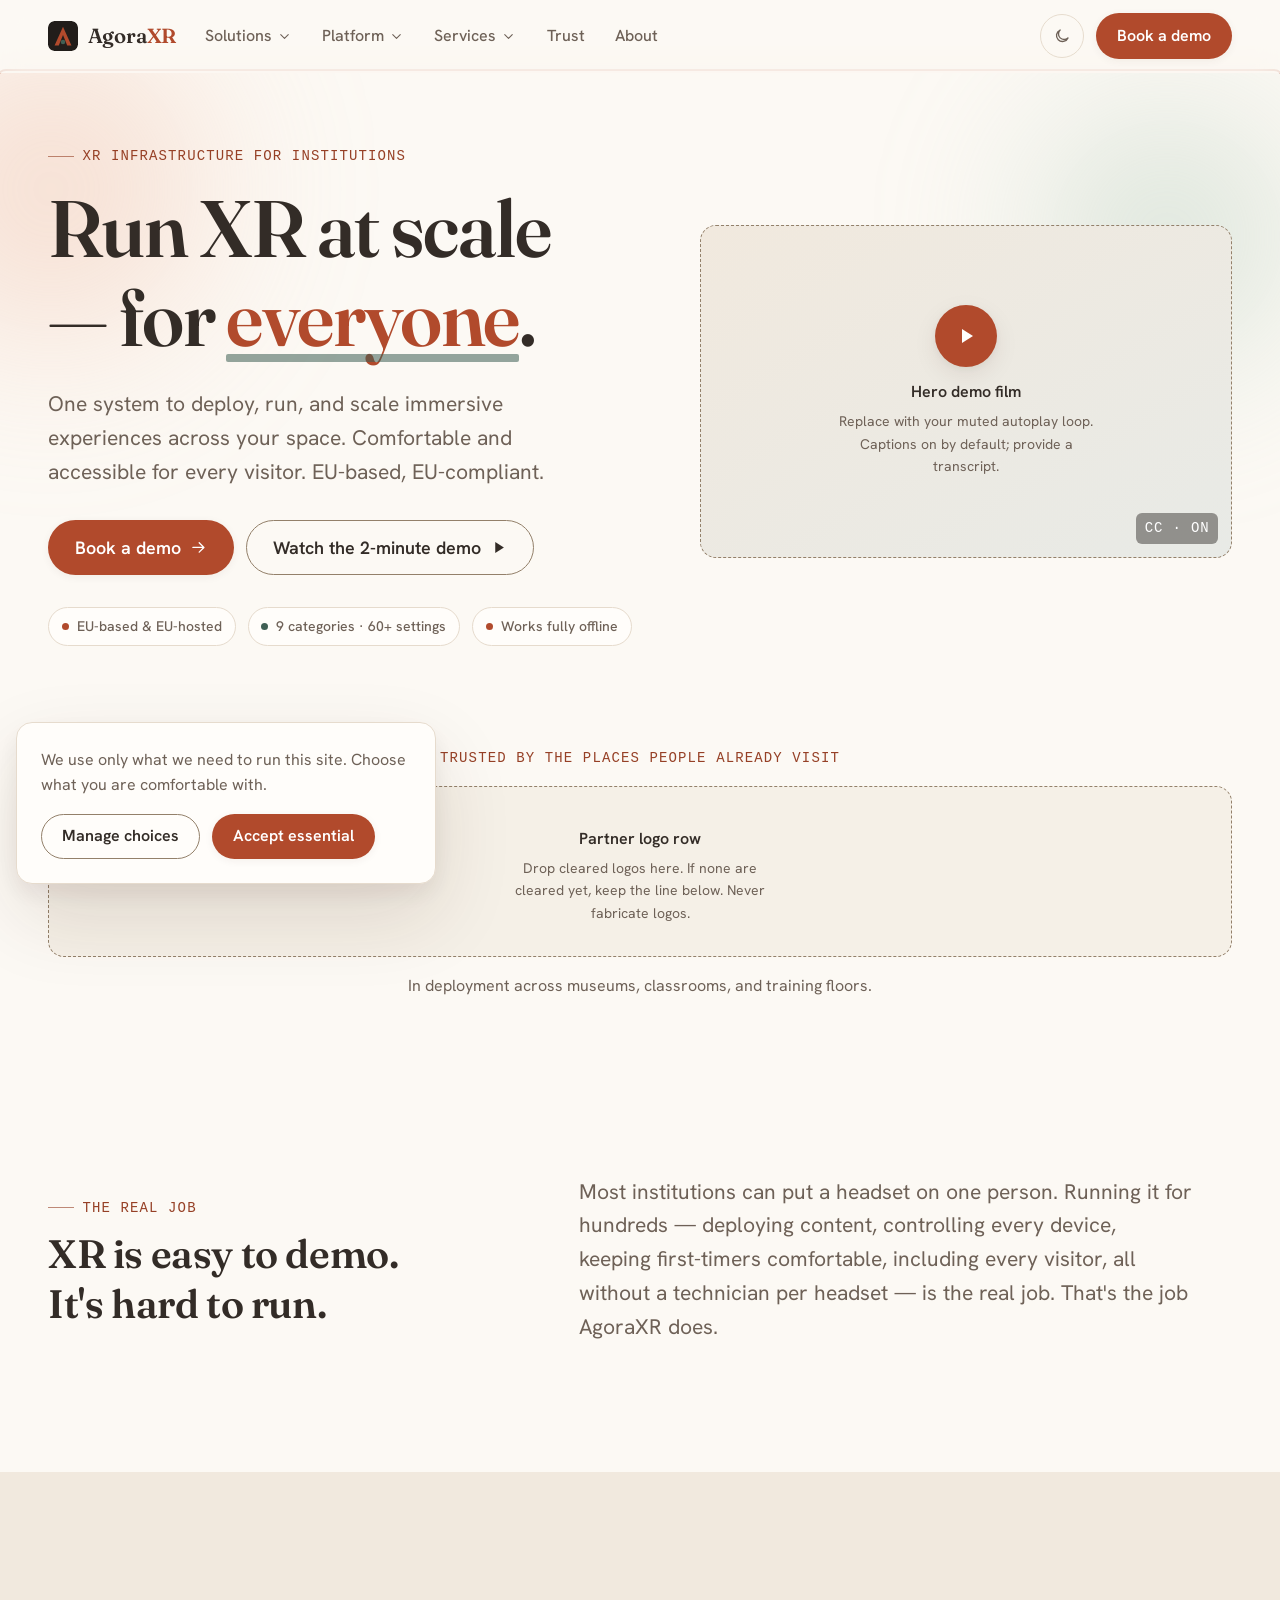
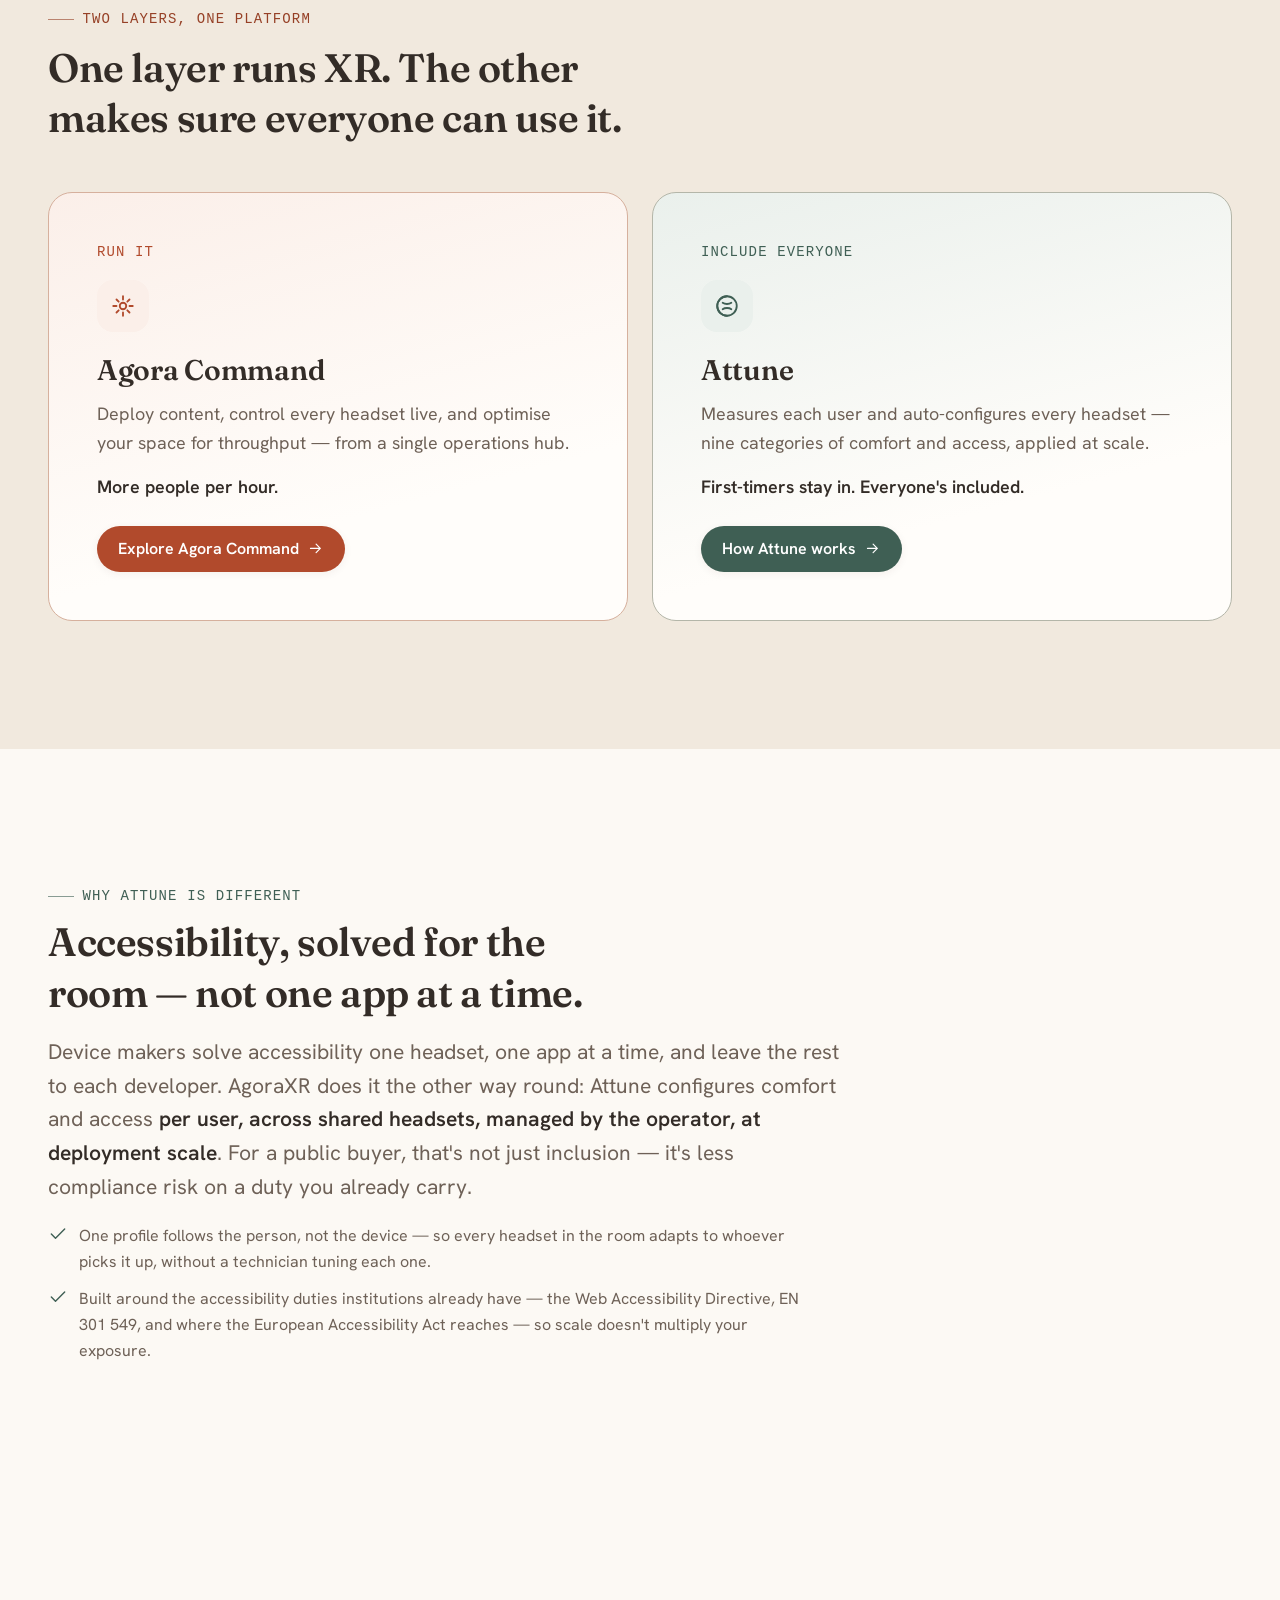
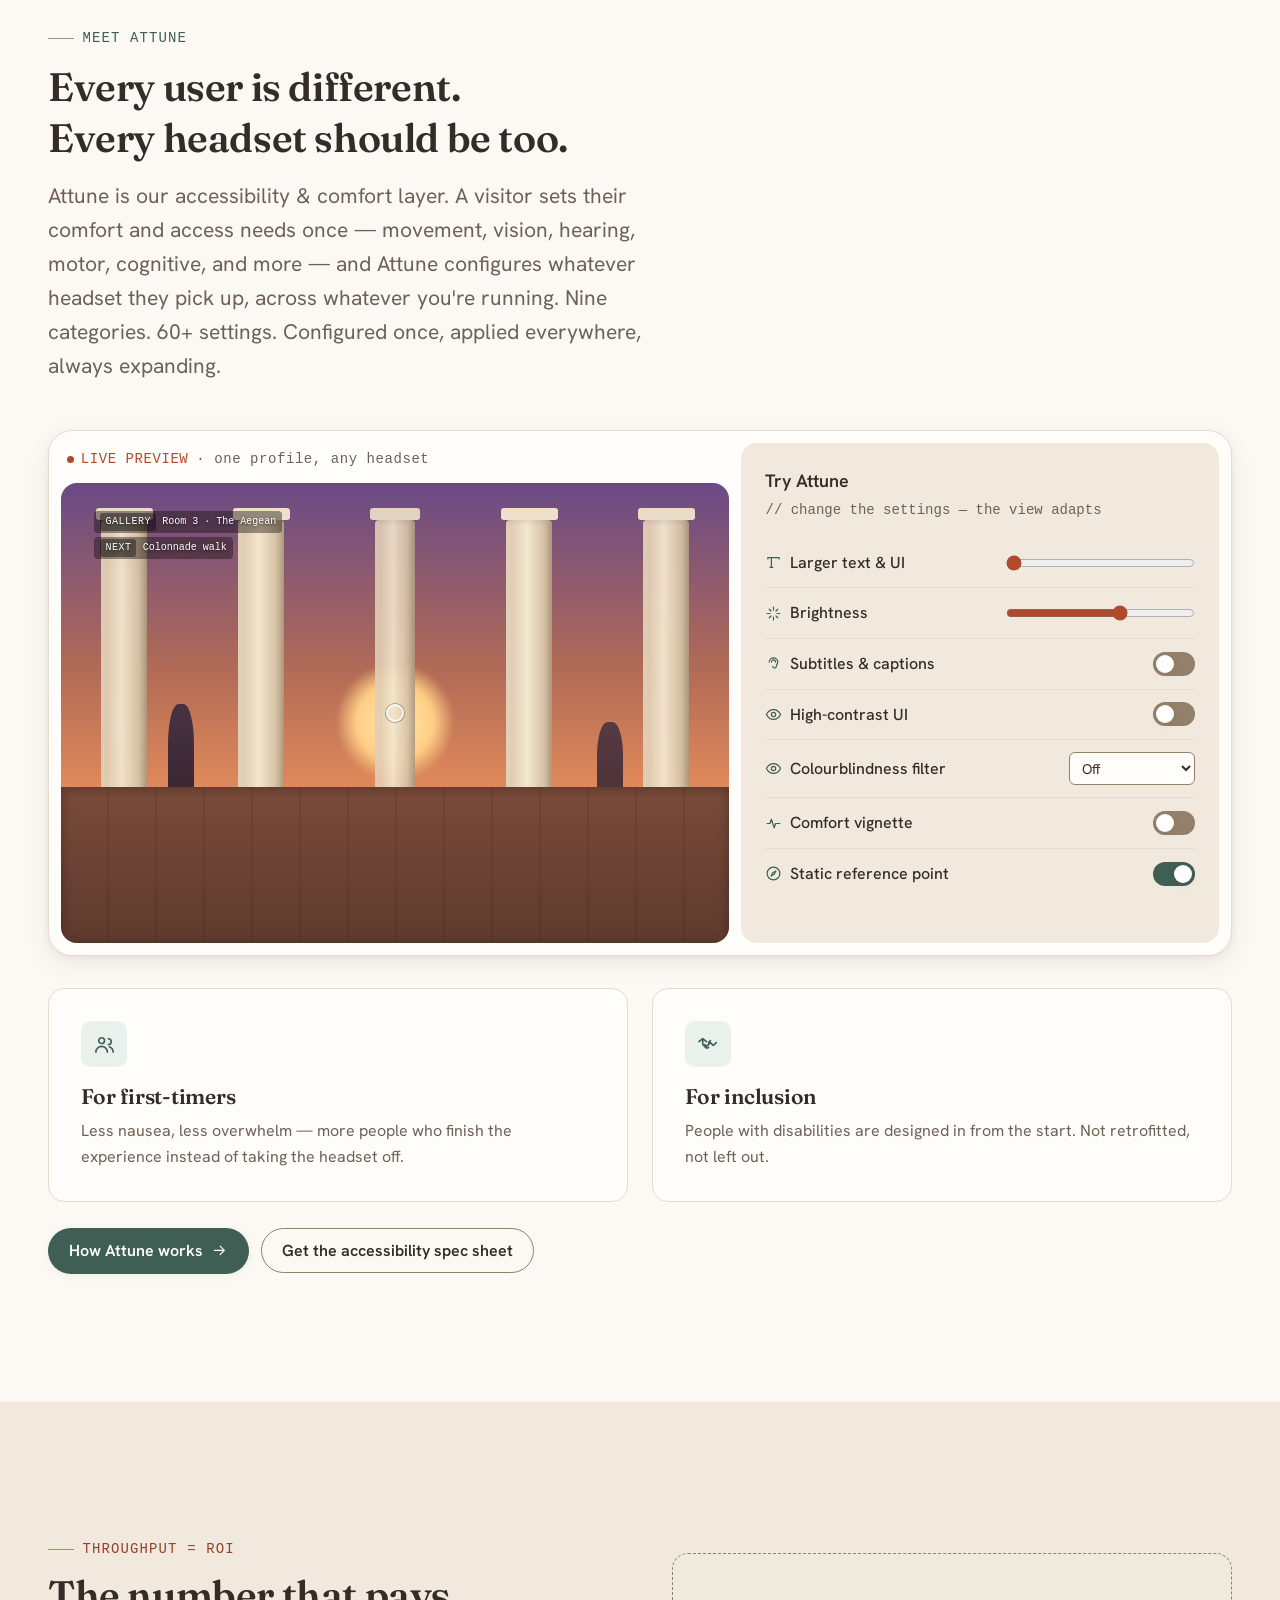
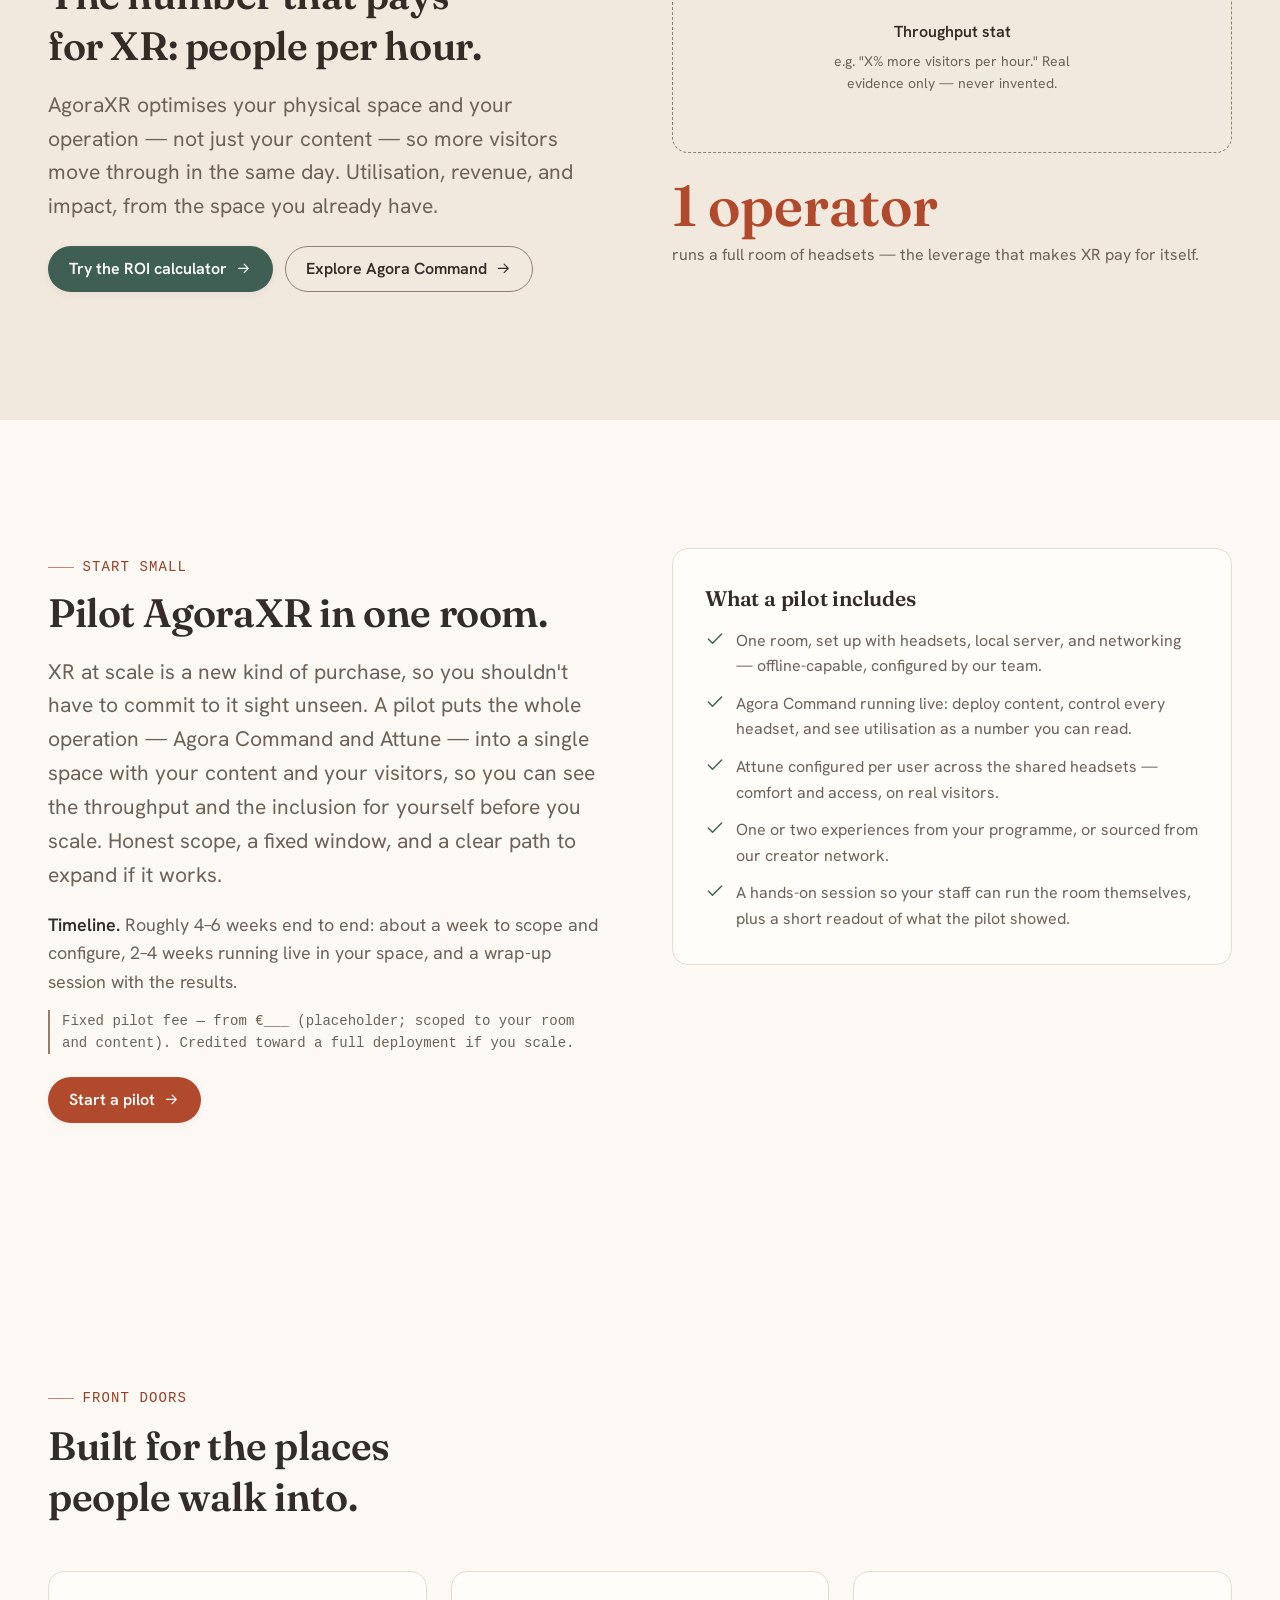
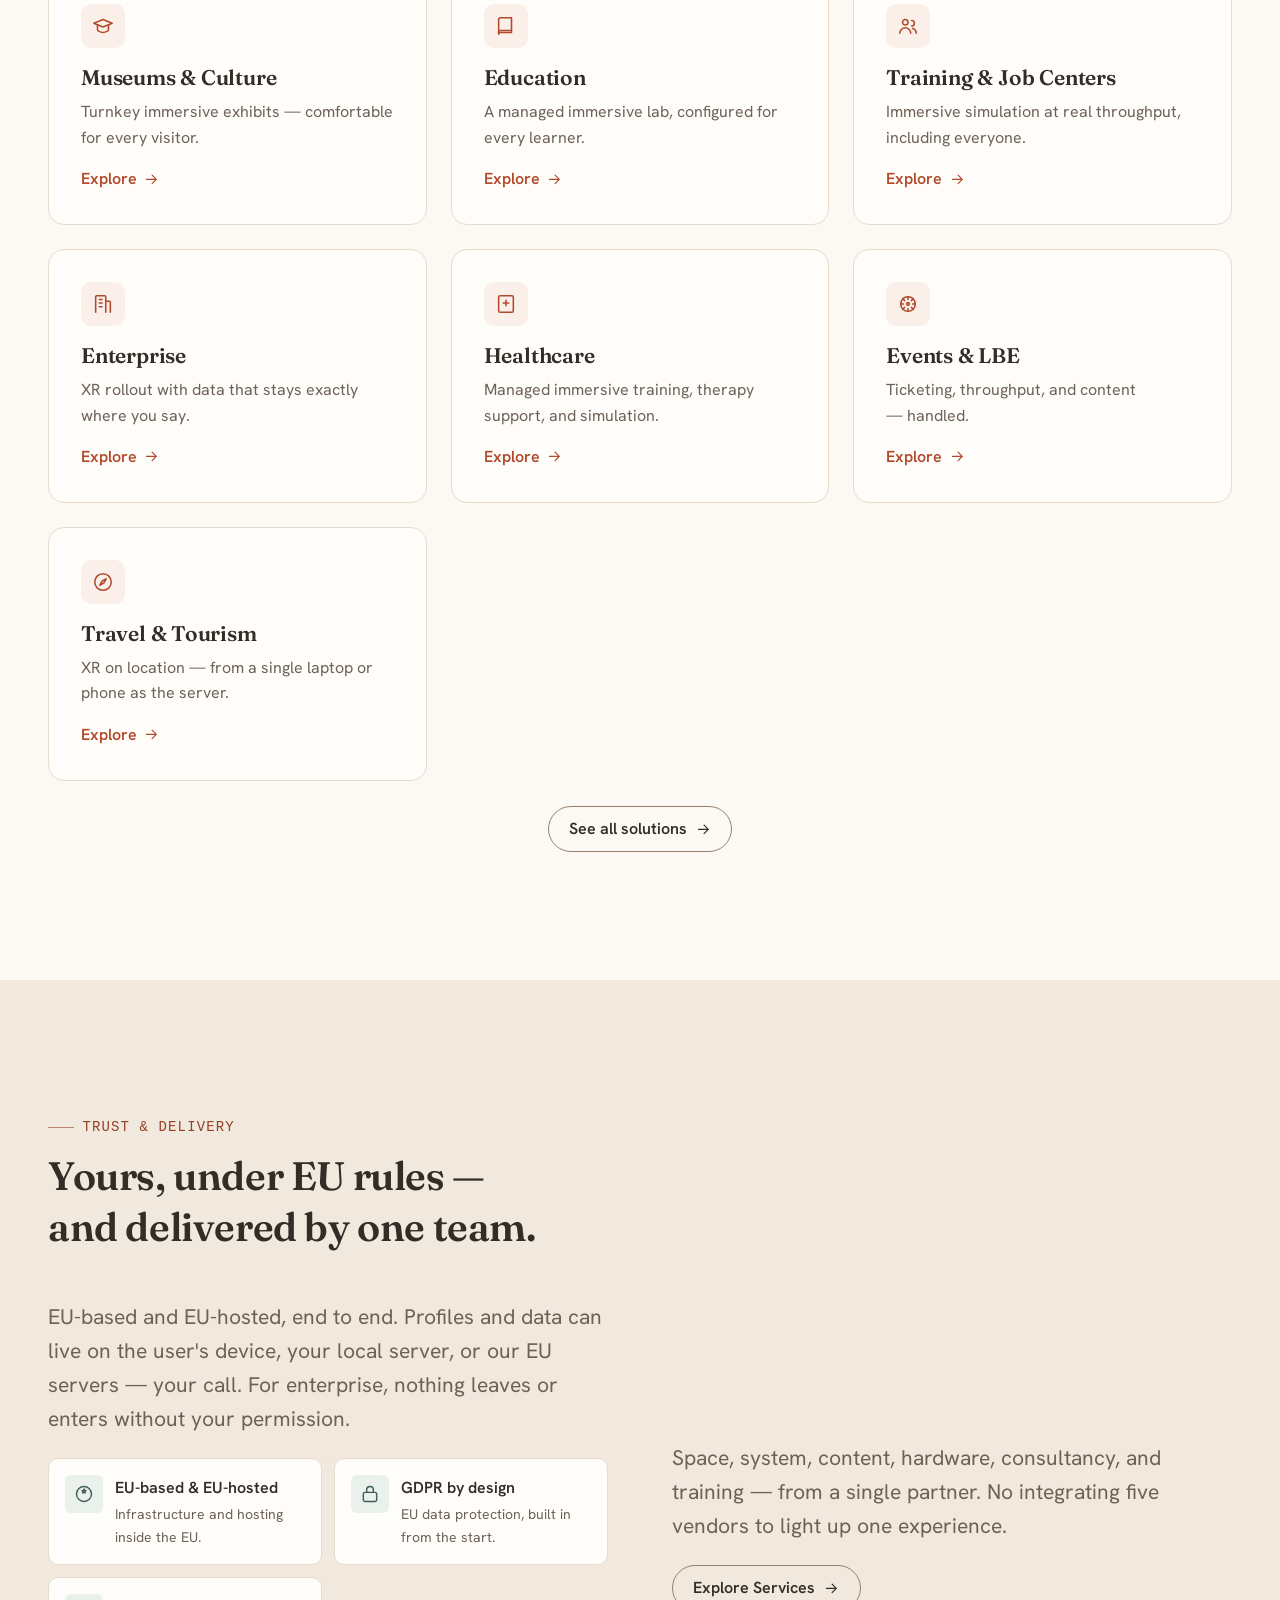
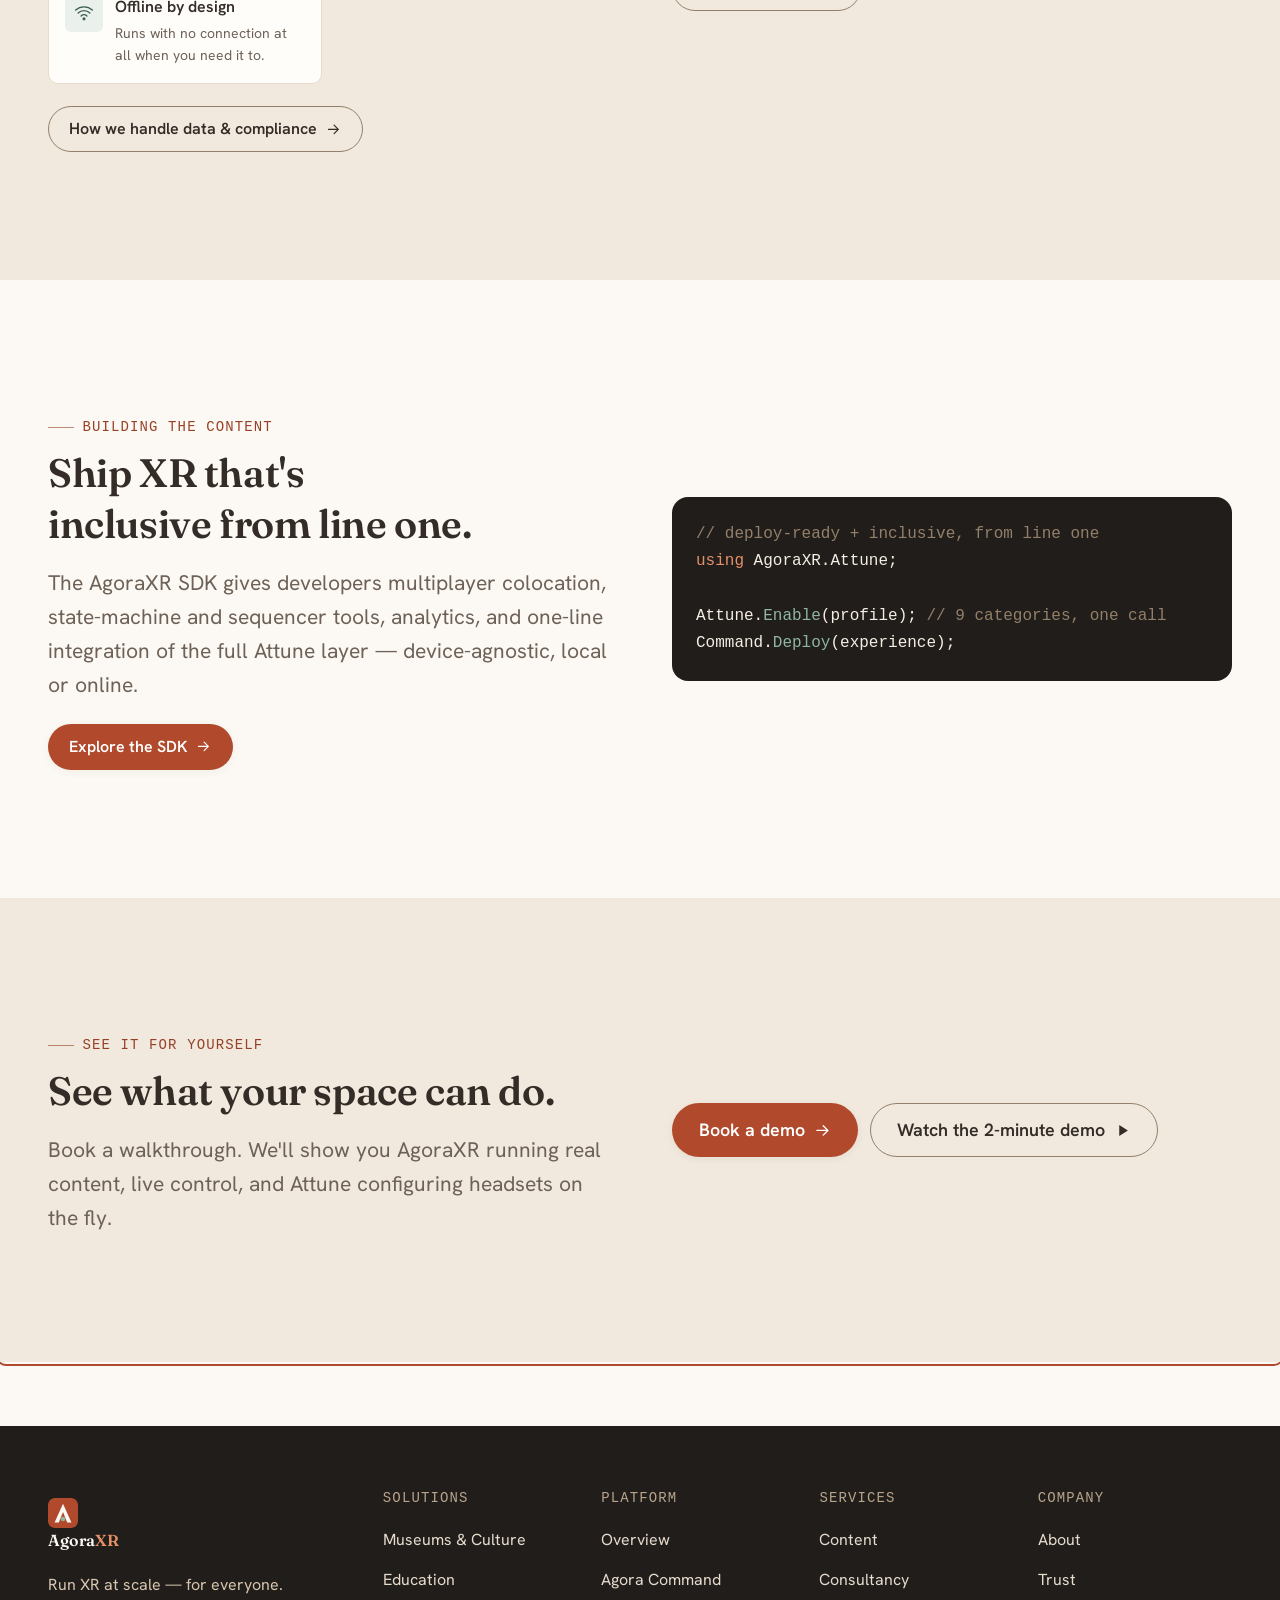
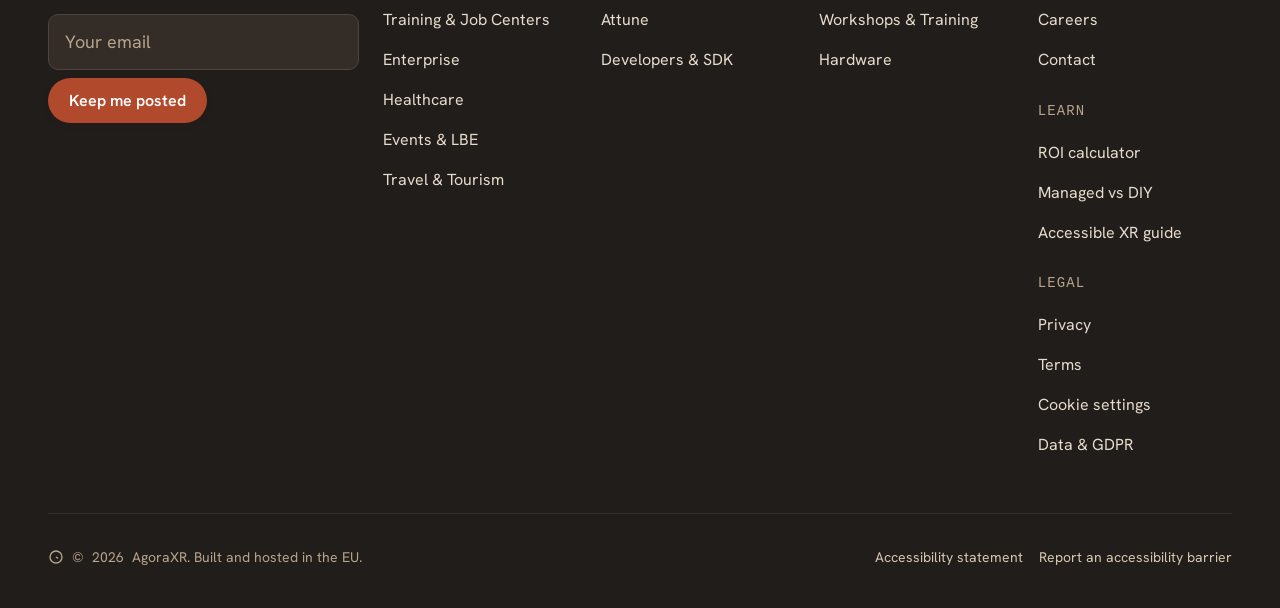
<file: index.html>
<!doctype html>
<html lang="en">
<head>
<meta charset="utf-8" />
<meta name="viewport" content="width=device-width, initial-scale=1" />
<title>AgoraXR — Run XR at scale, for everyone</title>
<meta name="description" content="Run XR at scale. AgoraXR makes your space XR-ready and configures every headset to be comfortable and accessible for every visitor. EU-based, EU-compliant." />
<meta name="theme-color" content="#211D1A" media="(prefers-color-scheme: dark)" />
<meta name="theme-color" content="#FCF9F4" media="(prefers-color-scheme: light)" />
<script>
/* Set theme before first paint (no flash of wrong theme). */
(function () {
  var d = document.documentElement;
  try {
    var saved = localStorage.getItem('axr-theme');
    if (saved) d.setAttribute('data-theme', saved);
    else if (window.matchMedia && window.matchMedia('(prefers-color-scheme: light)').matches) d.setAttribute('data-theme', 'light');
    else d.setAttribute('data-theme', 'dark');
  } catch (e) { d.setAttribute('data-theme', 'dark'); }
})();
</script>
<meta property="og:type" content="website" />
<meta property="og:title" content="AgoraXR — Run XR at scale, for everyone" />
<meta property="og:description" content="One system to deploy, run, and scale immersive content — comfortable and accessible for every visitor. EU-based, EU-compliant." />
<meta property="og:image" content="/assets/og-image.jpg" />
<link rel="canonical" href="https://www.agoraxr.example/" />
<link rel="icon" href="data:image/svg+xml,%3Csvg xmlns='http://www.w3.org/2000/svg' viewBox='0 0 32 32'%3E%3Crect width='32' height='32' rx='7' fill='%23211D1A'/%3E%3Cpath d='M16 6 L25 26 L20.5 26 L16 15 L11.5 26 L7 26 Z' fill='%23B14A2C'/%3E%3Ccircle cx='16' cy='22.5' r='2.4' fill='%233F5F54'/%3E%3C/svg%3E" />
<link rel="preconnect" href="https://fonts.googleapis.com">
<link rel="preconnect" href="https://fonts.gstatic.com" crossorigin>
<link href="https://fonts.googleapis.com/css2?family=Fraunces:opsz,wght@9..144,400;9..144,500;9..144,600;9..144,700&family=Hanken+Grotesk:wght@400;500;600;700&display=swap" rel="stylesheet">
<link rel="stylesheet" href="/css/tokens.css">
<link rel="stylesheet" href="/css/styles.css">
<script type="application/ld+json">
{
  "@context": "https://schema.org",
  "@graph": [
    {
      "@type": "Organization",
      "@id": "https://www.agoraxr.example/#org",
      "name": "AgoraXR",
      "description": "EU-based XR infrastructure and services company. One system to run immersive experiences at scale — comfortable and accessible for every visitor.",
      "url": "https://www.agoraxr.example/",
      "areaServed": "European Union",
      "knowsAbout": ["XR", "virtual reality", "augmented reality", "accessibility", "WCAG", "EN 301 549", "W3C XAUR", "GDPR"]
    },
    {
      "@type": "WebSite",
      "@id": "https://www.agoraxr.example/#website",
      "url": "https://www.agoraxr.example/",
      "name": "AgoraXR",
      "publisher": { "@id": "https://www.agoraxr.example/#org" }
    },
    {
      "@type": "SoftwareApplication",
      "name": "Agora Command",
      "applicationCategory": "BusinessApplication",
      "operatingSystem": "Web, XR headsets (device-agnostic)",
      "description": "Operations hub to deploy content, control every headset live, manage the fleet, and optimise a space for throughput.",
      "publisher": { "@id": "https://www.agoraxr.example/#org" }
    },
    {
      "@type": "SoftwareApplication",
      "name": "Attune",
      "applicationCategory": "BusinessApplication",
      "operatingSystem": "XR headsets (device-agnostic)",
      "description": "Accessibility & comfort layer that measures each user and auto-configures every headset across nine categories of human difference — designed around W3C XAUR and aligned to EN 301 549 / WCAG.",
      "publisher": { "@id": "https://www.agoraxr.example/#org" }
    }
  ]
}
</script>
</head>
<body>
<a class="skip" href="#app">Skip to content</a>

<header class="header" id="siteheader">
  <nav class="nav" aria-label="Primary">
    <a class="brand" href="/" aria-label="AgoraXR home">
      <svg viewBox="0 0 32 32" aria-hidden="true"><rect width="32" height="32" rx="7" fill="#211D1A"/><path d="M16 6 L25 26 L20.5 26 L16 15 L11.5 26 L7 26 Z" fill="#B14A2C"/><circle cx="16" cy="22.5" r="2.4" fill="#3F5F54"/></svg>
      <span><b>Agora</b><span class="xr">XR</span></span>
    </a>
    <div class="nav-main" id="navMain"></div>
    <div class="nav-spacer"></div>
    <div class="nav-cta">
      <button class="theme-toggle" id="themeToggle" type="button" aria-label="Toggle light or dark theme">
        <svg class="sun" viewBox="0 0 24 24" fill="none" stroke="currentColor" stroke-width="1.8" stroke-linecap="round" aria-hidden="true"><circle cx="12" cy="12" r="4.2"/><path d="M12 2v2.5M12 19.5V22M2 12h2.5M19.5 12H22M4.9 4.9l1.8 1.8M17.3 17.3l1.8 1.8M19.1 4.9l-1.8 1.8M6.7 17.3l-1.8 1.8"/></svg>
        <svg class="moon" viewBox="0 0 24 24" fill="none" stroke="currentColor" stroke-width="1.8" stroke-linecap="round" stroke-linejoin="round" aria-hidden="true"><path d="M20 14.5A8 8 0 1 1 9.5 4a6.4 6.4 0 0 0 10.5 10.5z"/></svg>
      </button>
      <a class="btn btn--primary" href="/contact?topic=demo">Book a demo</a>
      <button class="burger" id="burger" aria-label="Open menu" aria-expanded="false" aria-controls="mobileNav">
        <svg viewBox="0 0 24 24" fill="none" stroke="currentColor" stroke-width="2" aria-hidden="true"><path d="M3 6h18M3 12h18M3 18h18"/></svg>
      </button>
    </div>
  </nav>
  <div class="mobile-nav" id="mobileNav" aria-label="Mobile navigation"></div>
</header>

<p id="route-status" class="sr-only" aria-live="polite"></p>
<main id="app" tabindex="-1"></main>

<footer class="footer">
  <div class="wrap">
    <div class="footer-grid">
      <div>
        <a class="brand" href="/" aria-label="AgoraXR home">
          <svg viewBox="0 0 32 32" aria-hidden="true"><rect width="32" height="32" rx="7" fill="#B14A2C"/><path d="M16 6 L25 26 L20.5 26 L16 15 L11.5 26 L7 26 Z" fill="#FCF9F4"/><circle cx="16" cy="22.5" r="2.4" fill="#8FB6A2"/></svg>
          <span><b>Agora</b><span class="xr" style="color:var(--terracotta-300)">XR</span></span>
        </a>
        <p class="f-tag">Run XR at scale — for everyone.</p>
        <form class="newsletter" data-form="newsletter" novalidate>
          <label for="nl-email" class="sr-only">Your email</label>
          <input id="nl-email" type="email" name="email" placeholder="Your email" required aria-describedby="nl-email-err">
          <button class="btn btn--primary" type="submit">Keep me posted</button>
          <span class="err nl-err" id="nl-email-err" role="alert">Enter a valid email address.</span>
        </form>
        <p class="form-success" role="status" data-success="newsletter" style="margin-top:.8rem"><svg viewBox="0 0 24 24" fill="none" stroke="currentColor" stroke-width="2" aria-hidden="true"><path d="M20 6 9 17l-5-5"/></svg>Thanks — you are on the list.</p>
      </div>
      <div id="footSectors"></div>
      <div id="footPlatform"></div>
      <div id="footServices"></div>
      <div>
        <h2 class="foot-h">Company</h2>
        <a href="/about">About</a><a href="/trust">Trust</a><a href="/legal/careers">Careers</a><a href="/contact?topic=demo">Contact</a>
        <h2 class="foot-h" style="margin-top:1.4rem">Learn</h2>
        <a href="/calculator">ROI calculator</a><a href="/compare/managed-vs-diy">Managed vs DIY</a><a href="/guides/accessible-xr">Accessible XR guide</a>
        <h2 class="foot-h" style="margin-top:1.4rem">Legal</h2>
        <a href="/legal/privacy">Privacy</a><a href="/legal/terms">Terms</a><a href="/legal/cookies">Cookie settings</a><a href="/legal/gdpr">Data &amp; GDPR</a>
      </div>
    </div>
    <div class="foot-bar">
      <span class="eu"><svg viewBox="0 0 24 24" fill="none" stroke="currentColor" stroke-width="2" aria-hidden="true"><circle cx="12" cy="12" r="9"/><path d="M12 7v.01M12 12l3 2"/></svg>&copy; <span id="year"></span> AgoraXR. Built and hosted in the EU.</span>
      <span class="foot-links"><a href="/trust">Accessibility statement</a><a href="/contact?topic=barrier">Report an accessibility barrier</a></span>
    </div>
  </div>
</footer>

<div class="cookie" id="cookie" role="region" aria-label="Cookie choices" aria-live="polite">
  <p>We use only what we need to run this site. Choose what you are comfortable with.</p>
  <div class="btnrow">
    <button class="btn btn--ghost" id="cookieManage">Manage choices</button>
    <button class="btn btn--primary" id="cookieAccept">Accept essential</button>
  </div>
</div>

<button class="totop" id="totop" aria-label="Back to top">
  <svg width="18" height="18" viewBox="0 0 24 24" fill="none" stroke="currentColor" stroke-width="2" aria-hidden="true"><path d="M12 19V5M5 12l7-7 7 7"/></svg>
</button>

<script src="/js/data.js"></script>
<script src="/js/app.js"></script>
</body>
</html>
</file>
<file: css/tokens.css>
/* =============================================================================
   AgoraXR — "Humanist Immersive" Design Tokens
   Scandinavian warmth + Japanese Ma (negative-space) restraint.
   Light-first, with a genuine warm dark mode. No pure black; warm off-white ink.
   All text/background pairs verified WCAG 2.2 AA (see tokens-rationale.md).

   Fonts: Fraunces (display, humanist serif) + Hanken Grotesk (humanist body).
   Load once in <head>:
   <link rel="preconnect" href="https://fonts.googleapis.com">
   <link rel="preconnect" href="https://fonts.gstatic.com" crossorigin>
   <link href="https://fonts.googleapis.com/css2?family=Fraunces:opsz,wght@9..144,400;9..144,500;9..144,600;9..144,700&family=Hanken+Grotesk:wght@400;500;600;700&display=swap" rel="stylesheet">
   ========================================================================== */

:root {
  /* ---------------------------------------------------------------------------
     COLOR RAMPS (raw scales — do not consume directly in components; use the
     semantic tokens below). Warm undertones throughout; no cool greys.
     --------------------------------------------------------------------------- */

  /* Warm neutral — "clay paper" ramp: warm off-white paper → warm charcoal */
  --clay-50:   #FCF9F4;
  --clay-100:  #F5EEE4;
  --clay-150:  #F1E9DE;
  --clay-200:  #E6DBCD;
  --clay-300:  #D8C7B0;
  --clay-400:  #B8A48C;
  --clay-500:  #93806A;
  --clay-600:  #6E6157;
  --clay-700:  #4E443C;
  --clay-800:  #332C27;
  --clay-900:  #211D1A;
  --clay-950:  #171310;

  /* Primary — terracotta / burnt-clay ramp (warm, human, grounded) */
  --terracotta-50:   #FBEFE9;
  --terracotta-100:  #F6DACE;
  --terracotta-200:  #EDB59C;
  --terracotta-300:  #E39068;   /* dark-mode primary */
  --terracotta-400:  #D06B41;
  --terracotta-500:  #B14A2C;   /* light-mode primary */
  --terracotta-600:  #964026;
  --terracotta-700:  #7A351F;
  --terracotta-800:  #5E2A19;
  --terracotta-900:  #431F13;

  /* Secondary — sage / muted-teal ramp (calm, natural, restful counterweight) */
  --sage-50:   #EAF0EC;
  --sage-100:  #D3E1D8;
  --sage-200:  #A9C6B4;
  --sage-300:  #8FB6A2;   /* dark-mode secondary */
  --sage-400:  #5F8574;
  --sage-500:  #4E7263;
  --sage-600:  #3F5F54;   /* light-mode secondary */
  --sage-700:  #344E45;
  --sage-800:  #293D36;
  --sage-900:  #1F2E29;

  /* ---------------------------------------------------------------------------
     SEMANTIC COLOR TOKENS — LIGHT (default). Consume these in components.
     --------------------------------------------------------------------------- */

  /* Surfaces (warm paper, layered by subtle warmth not by grey) */
  --bg:            var(--clay-50);    /* page background — warm paper */
  --surface:       #FFFDFA;           /* raised cards / panels */
  --surface-2:     var(--clay-150);   /* wells, inputs, insets */
  --bg-inverse:    var(--clay-900);   /* inverted band / footer */

  /* Text (no pure black — warm charcoal ink) */
  --ink:           var(--clay-800);   /* primary text        14.1:1 on bg */
  --text:          var(--ink);        /* alias */
  --text-muted:    var(--clay-600);   /* secondary text       5.5:1 on bg */
  --text-faint:    var(--clay-600);   /* meta/labels — AA (4.5:1+) on paper & surfaces */
  --ink-inverse:   var(--clay-50);    /* text on inverse/dark bands */

  /* Lines & borders (hairline warm) */
  --line:          var(--clay-200);   /* hairline decorative divider */
  --line-strong:   var(--clay-500);   /* essential boundary — 3.5:1 non-text */

  /* Brand accents */
  --primary:            var(--terracotta-500);  /* 5.0:1 as text on bg */
  --primary-hover:      var(--terracotta-600);
  --primary-active:     var(--terracotta-700);
  --primary-ink:        #FFFFFF;                /* text on primary — 5.4:1 */
  --primary-subtle:     var(--terracotta-50);   /* tinted fill / badge bg */
  --eyebrow-ink:        var(--terracotta-600);  /* eyebrow labels — AA on surface-2 */

  --secondary:          var(--sage-600);        /* 6.5:1 as text on bg */
  --secondary-hover:    var(--sage-700);
  --secondary-active:   var(--sage-800);
  --secondary-ink:      #FFFFFF;                /* text on secondary — 7.1:1 */
  --secondary-subtle:   var(--sage-50);

  /* Accent aliases (two-hue system) */
  --accent-1:      var(--primary);
  --accent-2:      var(--secondary);

  /* Focus ring — meets WCAG 2.2 focus-appearance (>=3:1 vs bg & surface) */
  --focus-ring:        var(--terracotta-500);
  --focus-ring-offset: var(--bg);

  /* Status (all >=5.4:1 as text on bg) */
  --success:   #3D6B47;
  --warning:   #8A5A16;
  --error:     #B23A32;
  --info:      #356072;
  --success-subtle: #E7F0E9;
  --warning-subtle: #F6ECD9;
  --error-subtle:   #F7E4E1;
  --info-subtle:    #E3EDF1;

  /* Overlay / scrim (warm-tinted, not neutral black) */
  --overlay:       rgba(33, 29, 26, 0.44);

  /* ---------------------------------------------------------------------------
     TYPOGRAPHY
     --------------------------------------------------------------------------- */
  --font-display: "Fraunces", "Iowan Old Style", Georgia, "Times New Roman", serif;
  --font-body:    "Hanken Grotesk", ui-sans-serif, system-ui, -apple-system,
                  "Segoe UI", Helvetica, Arial, sans-serif;
  --font-mono:    ui-monospace, "SFMono-Regular", "JetBrains Mono", Menlo,
                  Consolas, monospace;

  /* Fluid type scale (clamp: mobile-min → desktop-max). Body min 16px. */
  --fs-xs:    clamp(0.8125rem, 0.79rem + 0.11vw, 0.875rem);  /* 13 → 14  caption  */
  --fs-sm:    clamp(0.9375rem, 0.91rem + 0.14vw, 1rem);      /* 15 → 16  small     */
  --fs-base:  clamp(1rem,      0.96rem + 0.20vw, 1.125rem);  /* 16 → 18  body      */
  --fs-md:    clamp(1.125rem,  1.05rem + 0.34vw, 1.375rem);  /* 18 → 22  lead      */
  --fs-lg:    clamp(1.375rem,  1.23rem + 0.68vw, 1.875rem);  /* 22 → 30  h3        */
  --fs-xl:    clamp(1.75rem,   1.48rem + 1.25vw, 2.75rem);   /* 28 → 44  h2        */
  --fs-2xl:   clamp(2.25rem,   1.77rem + 2.25vw, 3.75rem);   /* 36 → 60  h1        */
  --fs-3xl:   clamp(2.75rem,   1.86rem + 3.95vw, 5rem);      /* 44 → 80  hero      */

  --fw-regular:  400;
  --fw-medium:   500;
  --fw-semibold: 600;
  --fw-bold:     700;

  --lh-tight:    1.12;   /* display / hero */
  --lh-snug:     1.28;   /* headings */
  --lh-normal:   1.6;    /* body */
  --lh-relaxed:  1.78;   /* long-form / Ma-spaced prose */

  --ls-tight:   -0.02em; /* large display */
  --ls-snug:    -0.01em; /* headings */
  --ls-normal:   0em;
  --ls-wide:     0.08em; /* all-caps labels / eyebrows */

  --fraunces-soft: "SOFT" 0, "WONK" 0; /* softer humanist axis defaults */

  /* ---------------------------------------------------------------------------
     SPACING — 8pt-based, generous (Ma). rem so it scales with root.
     --------------------------------------------------------------------------- */
  --space-0:   0;
  --space-px:  1px;
  --space-1:   0.25rem;  /*  4px */
  --space-2:   0.5rem;   /*  8px */
  --space-3:   0.75rem;  /* 12px */
  --space-4:   1rem;     /* 16px */
  --space-5:   1.5rem;   /* 24px */
  --space-6:   2rem;     /* 32px */
  --space-7:   3rem;     /* 48px */
  --space-8:   4rem;     /* 64px */
  --space-9:   6rem;     /* 96px */
  --space-10:  8rem;     /* 128px */
  --space-11:  12rem;    /* 192px */
  --space-12:  16rem;    /* 256px — section-scale Ma */

  --gutter:        var(--space-5);  /* inline page padding (mobile) */
  --section-gap:   var(--space-9);  /* vertical rhythm between sections */

  /* ---------------------------------------------------------------------------
     RADII — rounded but not childish
     --------------------------------------------------------------------------- */
  --radius-xs:   4px;
  --radius-sm:   6px;
  --radius-md:   10px;
  --radius-lg:   16px;
  --radius-xl:   24px;
  --radius-2xl:  32px;
  --radius-pill: 999px;

  /* ---------------------------------------------------------------------------
     SHADOWS — soft, large-blur, low-opacity, warm-tinted (Scandinavian depth)
     --------------------------------------------------------------------------- */
  --shadow-xs:  0 1px 2px rgba(67, 31, 19, 0.05);
  --shadow-sm:  0 2px 8px rgba(67, 31, 19, 0.06);
  --shadow-md:  0 8px 24px rgba(67, 31, 19, 0.08),
                0 2px 6px rgba(67, 31, 19, 0.05);
  --shadow-lg:  0 18px 48px rgba(67, 31, 19, 0.10),
                0 6px 16px rgba(67, 31, 19, 0.06);
  --shadow-xl:  0 32px 80px rgba(67, 31, 19, 0.12),
                0 10px 24px rgba(67, 31, 19, 0.07);
  /* Focus ring as a shadow: 3px ring + 2px offset in bg color */
  --shadow-focus: 0 0 0 2px var(--focus-ring-offset),
                  0 0 0 5px color-mix(in srgb, var(--focus-ring) 65%, transparent);

  /* ---------------------------------------------------------------------------
     Z-INDEX
     --------------------------------------------------------------------------- */
  --z-base:      0;
  --z-raised:    10;
  --z-sticky:    100;
  --z-header:    200;
  --z-dropdown:  300;
  --z-overlay:   400;
  --z-modal:     500;
  --z-toast:     600;
  --z-tooltip:   700;

  /* ---------------------------------------------------------------------------
     MOTION — gentle, slow, opacity/fade-forward, ease-out
     --------------------------------------------------------------------------- */
  --dur-instant: 90ms;
  --dur-fast:    180ms;
  --dur-base:    300ms;
  --dur-slow:    450ms;
  --dur-slower:  600ms;

  --ease-out:     cubic-bezier(0.16, 1, 0.3, 1);   /* soft settle */
  --ease-in-out:  cubic-bezier(0.45, 0, 0.2, 1);
  --ease-in:      cubic-bezier(0.5, 0, 0.9, 0.6);
  --ease-standard: var(--ease-out);

  /* ---------------------------------------------------------------------------
     LAYOUT — container widths
     --------------------------------------------------------------------------- */
  --width-prose:   65ch;    /* comfortable reading measure */
  --width-content: 48rem;   /* 768px  — text-forward pages */
  --width-wide:    72rem;   /* 1152px — feature layouts */
  --width-page:    82rem;   /* 1312px — full page frame */
  --breakpoint-sm:  375px;
  --breakpoint-md:  768px;
  --breakpoint-lg:  1024px;
  --breakpoint-xl:  1280px;
  --breakpoint-2xl: 1536px;
}

/* Wider inline gutters on larger viewports (Ma breathing room) */
@media (min-width: 768px) {
  :root { --gutter: var(--space-7); --section-gap: var(--space-10); }
}

/* =============================================================================
   DARK MODE — genuine warm dark (warm charcoal, not black; off-white ink).
   Accents lightened to hold AA against the dark ground. Shadows deeper + more
   transparent. Applied via [data-theme="dark"] OR system preference.
   ========================================================================== */
[data-theme="dark"] {
  --bg:            var(--clay-900);   /* warm charcoal #211D1A-ish */
  --surface:       #2E2823;
  --surface-2:     #392F29;
  --bg-inverse:    var(--clay-50);

  --ink:           var(--clay-100);   /* warm off-white — 14.1:1 on bg */
  --text:          var(--ink);
  --text-muted:    var(--clay-400);   /* 7.2:1 on bg */
  --text-faint:    #AD9B84;
  --ink-inverse:   var(--clay-900);

  --line:          #473D34;           /* hairline on charcoal (strengthened for card separation) */
  --line-strong:   #857567;           /* essential boundary — 3.8:1 */

  --primary:            var(--terracotta-300);  /* 6.8:1 as text on bg */
  --primary-hover:      var(--terracotta-200);
  --primary-active:     #EFA57E;
  --primary-ink:        #241511;                /* dark ink on primary — 7.1:1 */
  --primary-subtle:     #3A241B;
  --eyebrow-ink:        var(--terracotta-300);

  --secondary:          var(--sage-300);        /* 7.6:1 as text on bg */
  --secondary-hover:    var(--sage-200);
  --secondary-active:   #A6C9B5;
  --secondary-ink:      #241511;                /* dark ink on secondary — 7.9:1 */
  --secondary-subtle:   #24322C;

  --accent-1:      var(--primary);
  --accent-2:      var(--secondary);

  --focus-ring:        var(--terracotta-300);
  --focus-ring-offset: var(--bg);

  --success:   #8FC79C;
  --warning:   #E0B570;
  --error:     #EC8C82;
  --info:      #86B4C7;
  --success-subtle: #1E2E22;
  --warning-subtle: #322815;
  --error-subtle:   #331E1B;
  --info-subtle:    #1B2A30;

  --overlay:       rgba(10, 8, 6, 0.60);

  /* Dark shadows: deeper black base, low opacity, still soft/large-blur */
  --shadow-xs:  0 1px 2px rgba(0, 0, 0, 0.35);
  --shadow-sm:  0 2px 8px rgba(0, 0, 0, 0.40);
  --shadow-md:  0 8px 24px rgba(0, 0, 0, 0.48),
                0 2px 6px rgba(0, 0, 0, 0.40);
  --shadow-lg:  0 18px 48px rgba(0, 0, 0, 0.55),
                0 6px 16px rgba(0, 0, 0, 0.42);
  --shadow-xl:  0 32px 80px rgba(0, 0, 0, 0.60),
                0 10px 24px rgba(0, 0, 0, 0.45);
  --shadow-focus: 0 0 0 2px var(--focus-ring-offset),
                  0 0 0 5px color-mix(in srgb, var(--focus-ring) 70%, transparent);
}

/* System-preference dark mode, unless the user explicitly chose light */
@media (prefers-color-scheme: dark) {
  :root:not([data-theme="light"]) {
    --bg:            var(--clay-900);
    --surface:       #292420;
    --surface-2:     #332C27;
    --bg-inverse:    var(--clay-50);

    --ink:           var(--clay-100);
    --text:          var(--ink);
    --text-muted:    var(--clay-400);
    --text-faint:    #AD9B84;
    --ink-inverse:   var(--clay-900);

    --line:          #3C342D;
    --line-strong:   #857567;

    --primary:            var(--terracotta-300);
    --primary-hover:      var(--terracotta-200);
    --primary-active:     #EFA57E;
    --primary-ink:        #241511;
    --primary-subtle:     #3A241B;
  --eyebrow-ink:        var(--terracotta-300);

    --secondary:          var(--sage-300);
    --secondary-hover:    var(--sage-200);
    --secondary-active:   #A6C9B5;
    --secondary-ink:      #241511;
    --secondary-subtle:   #24322C;

    --accent-1:      var(--primary);
    --accent-2:      var(--secondary);

    --focus-ring:        var(--terracotta-300);
    --focus-ring-offset: var(--bg);

    --success:   #8FC79C;
    --warning:   #E0B570;
    --error:     #EC8C82;
    --info:      #86B4C7;
    --success-subtle: #1E2E22;
    --warning-subtle: #322815;
    --error-subtle:   #331E1B;
    --info-subtle:    #1B2A30;

    --overlay:       rgba(10, 8, 6, 0.60);

    --shadow-xs:  0 1px 2px rgba(0, 0, 0, 0.35);
    --shadow-sm:  0 2px 8px rgba(0, 0, 0, 0.40);
    --shadow-md:  0 8px 24px rgba(0, 0, 0, 0.48), 0 2px 6px rgba(0, 0, 0, 0.40);
    --shadow-lg:  0 18px 48px rgba(0, 0, 0, 0.55), 0 6px 16px rgba(0, 0, 0, 0.42);
    --shadow-xl:  0 32px 80px rgba(0, 0, 0, 0.60), 0 10px 24px rgba(0, 0, 0, 0.45);
    --shadow-focus: 0 0 0 2px var(--focus-ring-offset),
                    0 0 0 5px color-mix(in srgb, var(--focus-ring) 70%, transparent);
  }
}

/* =============================================================================
   BASE APPLICATION + ACCESSIBILITY DEFAULTS (optional but recommended)
   ========================================================================== */
html { color-scheme: light dark; }

body {
  background-color: var(--bg);
  color: var(--ink);
  font-family: var(--font-body);
  font-size: var(--fs-base);
  line-height: var(--lh-normal);
  font-weight: var(--fw-regular);
  -webkit-font-smoothing: antialiased;
  text-rendering: optimizeLegibility;
}

h1, h2, h3, h4 {
  font-family: var(--font-display);
  line-height: var(--lh-snug);
  letter-spacing: var(--ls-snug);
  font-weight: var(--fw-semibold);
  font-optical-sizing: auto;
}
h1 { font-size: var(--fs-2xl); line-height: var(--lh-tight); letter-spacing: var(--ls-tight); }
h2 { font-size: var(--fs-xl); }
h3 { font-size: var(--fs-lg); }

/* Visible, WCAG 2.2 focus for keyboard users.
   outline (not box-shadow) so component box-shadows can never override the ring. */
:where(a, button, input, select, textarea, [tabindex]):focus-visible {
  outline: 2px solid var(--focus-ring);
  outline-offset: 2px;
  border-radius: var(--radius-sm);
}

/* Motion: gentle by default; fully respect reduced-motion */
@media (prefers-reduced-motion: reduce) {
  *, *::before, *::after {
    animation-duration: 0.01ms !important;
    animation-iteration-count: 1 !important;
    transition-duration: 0.01ms !important;
    scroll-behavior: auto !important;
  }
}
</file>
<file: css/styles.css>
/* =============================================================================
   AgoraXR — styles (Humanist Immersive)
   Scandinavian warmth + Japanese Ma. Consumes css/tokens.css.
   Mobile-first. Hairline warm borders, soft depth, generous whitespace.
   ========================================================================== */

/* ------------------------------------------------------------------ reset */
*, *::before, *::after { box-sizing: border-box; }
* { margin: 0; }
html { -webkit-text-size-adjust: 100%; scroll-behavior: smooth; }
@media (prefers-reduced-motion: reduce) { html { scroll-behavior: auto; } }
img, svg, video, canvas { display: block; max-width: 100%; }
svg { fill: none; }
input, button, textarea, select { font: inherit; color: inherit; }
button { background: none; border: none; cursor: pointer; }
a { color: inherit; text-decoration: none; }
ul { list-style: none; padding: 0; }
:target { scroll-margin-top: 6rem; }

/* --------------------------------------------------------------- typography */
body { min-height: 100vh; overflow-x: hidden; }
h1, h2, h3, h4 { text-wrap: balance; }
p { text-wrap: pretty; }
strong, b { font-weight: var(--fw-semibold); color: var(--ink); }
h4 { font-family: var(--font-display); font-size: var(--fs-md); font-weight: var(--fw-semibold);
     line-height: var(--lh-snug); letter-spacing: var(--ls-snug); }
.display { font-variation-settings: "SOFT" 0, "WONK" 1; }

/* ------------------------------------------------------------------ skip link */
.skip { position: absolute; left: var(--space-4); top: -60px; z-index: var(--z-toast);
  background: var(--primary); color: var(--primary-ink); padding: .7rem 1.1rem;
  border-radius: var(--radius-md); font-weight: var(--fw-semibold); transition: top var(--dur-fast) var(--ease-out); }
.skip:focus { top: var(--space-4); }
.sr-only { position: absolute; width: 1px; height: 1px; padding: 0; margin: -1px; overflow: hidden;
  clip: rect(0 0 0 0); clip-path: inset(50%); white-space: nowrap; border: 0; }

/* ------------------------------------------------------------------ layout */
.wrap { width: 100%; max-width: var(--width-page); margin-inline: auto; padding-inline: var(--gutter); }
/* text-forward sections: align to the page's left baseline, cap the measure */
.wrap--content { max-width: var(--width-page); }
.wrap--content > * { max-width: var(--width-content); }
.wrap--content.center > * { margin-inline: auto; }
.wrap--wide { max-width: var(--width-wide); }

.band { padding-block: var(--section-gap); position: relative; }
.band--tight { padding-block: var(--space-7); }
.band--flush-top { padding-top: var(--space-6); }
.band--surface { background: var(--surface-2); }
.band--inverse { background: var(--bg-inverse); color: var(--ink-inverse); }
.band--inverse h1, .band--inverse h2, .band--inverse h3, .band--inverse h4,
.band--inverse strong { color: var(--ink-inverse); }
.band--inverse .lede, .band--inverse p { color: color-mix(in srgb, var(--ink-inverse) 78%, transparent); }
.center { text-align: center; }
.center .eyebrow { justify-content: center; }
.center .sec-head { margin-inline: auto; }

.sec-head { max-width: 62ch; margin-bottom: var(--space-7); }
.sec-head h2 { margin-top: var(--space-3); }
.sec-head .lede { margin-top: var(--space-4); }

.lede { font-size: var(--fs-md); line-height: var(--lh-normal); color: var(--text-muted); max-width: 66ch; }
.muted { color: var(--text-muted); }
.mono { font-family: var(--font-mono); font-size: var(--fs-sm); }

/* ------------------------------------------------------------------ eyebrow */
.eyebrow { display: inline-flex; align-items: center; gap: .55rem;
  font-family: var(--font-mono); font-size: var(--fs-xs); font-weight: var(--fw-medium);
  letter-spacing: var(--ls-wide); text-transform: uppercase; color: var(--eyebrow-ink); }
.eyebrow::before { content: ""; width: 1.6rem; height: 1px; background: currentColor; opacity: .6; }
@media (max-width: 480px) { .eyebrow { letter-spacing: .04em; } }
.eyebrow--include { color: var(--secondary); }
.eyebrow--plain::before { display: none; }

/* ------------------------------------------------------------------ grids */
.grid { display: grid; gap: var(--space-5); }
@media (min-width: 680px) { .g2 { grid-template-columns: repeat(2, 1fr); } }
@media (min-width: 680px) { .g3 { grid-template-columns: repeat(2, 1fr); } }
@media (min-width: 940px) { .g3 { grid-template-columns: repeat(3, 1fr); } }
.g-fluid { grid-template-columns: repeat(auto-fit, minmax(240px, 1fr)); }   /* no orphan cells */
.split { display: grid; gap: var(--space-6); align-items: start; }
@media (min-width: 860px) { .split { grid-template-columns: 1fr 1fr; gap: var(--space-8); align-items: center; } }
@media (min-width: 860px) { .split--wide-left { grid-template-columns: 5fr 7fr; } }

/* ------------------------------------------------------------------ buttons */
.btn { display: inline-flex; align-items: center; justify-content: center; gap: .5rem;
  font-family: var(--font-body); font-weight: var(--fw-semibold); font-size: var(--fs-sm);
  line-height: 1; padding: .85rem 1.25rem; border-radius: var(--radius-pill);
  border: 1px solid transparent; cursor: pointer; white-space: nowrap;
  transition: background var(--dur-fast) var(--ease-out), color var(--dur-fast) var(--ease-out),
    border-color var(--dur-fast) var(--ease-out), transform var(--dur-fast) var(--ease-out),
    box-shadow var(--dur-fast) var(--ease-out); }
.btn svg { width: 1.05em; height: 1.05em; }
.btn:hover { transform: translateY(-1px); }
.btn:active { transform: translateY(0); }
.btn--primary { background: var(--primary); color: var(--primary-ink); box-shadow: var(--shadow-sm); }
.btn--primary:hover { background: var(--primary-hover); box-shadow: var(--shadow-md); }
.btn--secondary { background: var(--secondary); color: var(--secondary-ink); box-shadow: var(--shadow-sm); }
.btn--secondary:hover { background: var(--secondary-hover); box-shadow: var(--shadow-md); }
.btn--ghost { background: transparent; color: var(--ink); border-color: var(--line-strong); }
.btn--ghost:hover { border-color: var(--ink); background: color-mix(in srgb, var(--ink) 5%, transparent); }
.band--inverse .btn--ghost { color: var(--ink-inverse); border-color: color-mix(in srgb, var(--ink-inverse) 45%, transparent); }
.band--inverse .btn--ghost:hover { border-color: var(--ink-inverse); background: color-mix(in srgb, var(--ink-inverse) 10%, transparent); }
.btn--lg { padding: 1.05rem 1.6rem; font-size: var(--fs-base); }
.btnrow { display: flex; flex-wrap: wrap; gap: var(--space-3); align-items: center; }

.link-arrow { display: inline-flex; align-items: center; gap: .4rem; font-weight: var(--fw-semibold);
  color: var(--primary); font-size: var(--fs-sm); }
.link-arrow svg { width: 1.05em; height: 1.05em; transition: transform var(--dur-fast) var(--ease-out); }
.link-arrow:hover svg { transform: translateX(3px); }
.link-arrow--include { color: var(--secondary); }

/* ------------------------------------------------------------------ header */
.header { position: sticky; top: 0; z-index: var(--z-header);
  background: color-mix(in srgb, var(--bg) 82%, transparent);
  backdrop-filter: saturate(1.4) blur(14px); -webkit-backdrop-filter: saturate(1.4) blur(14px);
  border-bottom: 1px solid transparent; transition: border-color var(--dur-base) var(--ease-out), background var(--dur-base) var(--ease-out); }
.header.scrolled { border-bottom-color: var(--line); background: color-mix(in srgb, var(--bg) 92%, transparent); box-shadow: var(--shadow-sm); }
.nav { display: flex; align-items: center; gap: var(--space-4); height: 4.5rem;
  max-width: var(--width-page); margin-inline: auto; padding-inline: var(--gutter); }
.brand { display: inline-flex; align-items: center; gap: .6rem; font-family: var(--font-display);
  font-weight: var(--fw-semibold); font-size: 1.28rem; letter-spacing: -.01em; }
.brand svg { width: 30px; height: 30px; border-radius: var(--radius-sm); }
.brand .xr { color: var(--primary); }
.nav-main { display: none; }
.nav-spacer { flex: 1; }
.nav-cta { display: flex; align-items: center; gap: var(--space-3); }
.theme-toggle { width: 44px; height: 44px; display: inline-grid; place-items: center; border-radius: var(--radius-pill);
  color: var(--text-muted); border: 1px solid var(--line); transition: color var(--dur-fast), border-color var(--dur-fast), background var(--dur-fast); }
.theme-toggle:hover { color: var(--ink); border-color: var(--line-strong); }
.theme-toggle svg { width: 18px; height: 18px; }
.theme-toggle .sun { display: none; } .theme-toggle .moon { display: block; }
[data-theme="dark"] .theme-toggle .sun { display: block; } [data-theme="dark"] .theme-toggle .moon { display: none; }
@media (prefers-color-scheme: dark) { :root:not([data-theme="light"]) .theme-toggle .sun { display: block; } :root:not([data-theme="light"]) .theme-toggle .moon { display: none; } }
.nav-cta .btn--primary { display: none; }

@media (min-width: 1000px) {
  .nav-main { display: flex; align-items: center; gap: .3rem; }
  .nav-cta .btn--primary { display: inline-flex; }
  .burger { display: none; }
}

/* desktop nav links + dropdowns */
.nav-item { position: relative; }
.nav-link { display: inline-flex; align-items: center; gap: .3rem; padding: .55rem .8rem;
  border-radius: var(--radius-md); font-weight: var(--fw-medium); font-size: var(--fs-sm); color: var(--text-muted);
  transition: color var(--dur-fast), background var(--dur-fast); }
.nav-link:hover, .nav-link.active { color: var(--ink); background: color-mix(in srgb, var(--ink) 5%, transparent); }
.nav-link .chev { width: 15px; height: 15px; transition: transform var(--dur-fast) var(--ease-out); }
.nav-item [aria-expanded="true"] .chev { transform: rotate(180deg); }

.dropdown { position: absolute; top: calc(100% + .5rem); left: 0; min-width: 320px;
  background: var(--surface); border: 1px solid var(--line); border-radius: var(--radius-lg);
  box-shadow: var(--shadow-lg); padding: var(--space-3); opacity: 0; visibility: hidden;
  transform: translateY(6px); transition: opacity var(--dur-fast) var(--ease-out), transform var(--dur-fast) var(--ease-out), visibility var(--dur-fast); }
.dropdown[data-open="true"] { opacity: 1; visibility: visible; transform: translateY(0); }
.dropdown--wide { min-width: 560px; display: grid; grid-template-columns: 1fr 1fr; gap: .2rem; }
.dropdown--mega { min-width: 620px; }
.dd-head { grid-column: 1 / -1; font-family: var(--font-mono); font-size: var(--fs-xs); letter-spacing: var(--ls-wide);
  text-transform: uppercase; color: var(--text-faint); padding: .5rem .7rem .2rem; }
.dd-full { grid-column: 1 / -1; }
.dd-link { display: flex; flex-direction: column; gap: .15rem; padding: .7rem .75rem; border-radius: var(--radius-md);
  transition: background var(--dur-fast); }
.dd-link:hover { background: var(--surface-2); }
.dd-link .t { display: inline-flex; align-items: center; gap: .55rem; font-weight: var(--fw-semibold); color: var(--ink); font-size: var(--fs-sm); }
.dd-link .t .ic { display: inline-grid; place-items: center; width: 26px; height: 26px; border-radius: var(--radius-sm);
  background: var(--surface-2); color: var(--text-muted); }
.dd-link .t .ic svg { width: 15px; height: 15px; }
.dd-link .d { font-size: var(--fs-xs); color: var(--text-muted); padding-left: calc(26px + .55rem); }
.dd-link.gold .t { color: var(--secondary); }
.dd-link.gold .t .ic { background: var(--secondary-subtle); color: var(--secondary); }
.dd-link.gold { background: var(--secondary-subtle); }
.dd-link.gold:hover { background: color-mix(in srgb, var(--secondary) 16%, var(--surface)); }
.dd-foot { grid-column: 1 / -1; border-top: 1px solid var(--line); margin-top: .3rem; padding: .7rem .75rem .2rem; }
.dd-foot a { color: var(--primary); font-weight: var(--fw-semibold); font-size: var(--fs-sm); display: inline-flex; align-items: center; gap: .35rem; }

/* burger */
.burger { width: 44px; height: 44px; display: inline-grid; place-items: center; color: var(--ink);
  border: 1px solid var(--line); border-radius: var(--radius-md); }
.burger svg { width: 22px; height: 22px; }
@media (min-width: 1000px) { .burger { display: none; } }   /* wins the cascade over the base rule */

/* ------------------------------------------------------------ mobile nav */
.mobile-nav { position: fixed; inset: 4.5rem 0 0 0; z-index: var(--z-overlay);
  background: var(--bg); padding: var(--space-5) var(--gutter) 0; overflow-y: auto;
  display: flex; flex-direction: column; opacity: 0; visibility: hidden; transform: translateY(-8px);
  transition: opacity var(--dur-base) var(--ease-out), transform var(--dur-base) var(--ease-out), visibility var(--dur-base); }
.mobile-nav[data-open="true"] { opacity: 1; visibility: visible; transform: translateY(0); }
@media (min-width: 1000px) { .mobile-nav { display: none !important; } }
.m-scroll { flex: 1; padding-bottom: var(--space-6); }
.mobile-nav details { border-bottom: 1px solid var(--line); }
.mobile-nav summary { display: flex; align-items: center; justify-content: space-between;
  padding: 1.1rem .2rem; font-family: var(--font-display); font-size: var(--fs-lg); font-weight: var(--fw-semibold);
  cursor: pointer; list-style: none; }
.mobile-nav summary::-webkit-details-marker { display: none; }
.mobile-nav summary .chev { width: 20px; height: 20px; color: var(--text-muted); transition: transform var(--dur-fast); }
.mobile-nav details[open] summary .chev { transform: rotate(180deg); }
.m-sub { padding: .2rem 0 1rem; display: flex; flex-direction: column; gap: .1rem; }
.m-sub .m-group { font-family: var(--font-mono); font-size: var(--fs-xs); letter-spacing: var(--ls-wide);
  text-transform: uppercase; color: var(--text-faint); padding: .8rem .2rem .3rem; }
.m-sub a { display: flex; flex-direction: column; gap: .1rem; padding: .6rem .2rem; }
.m-sub a b { font-weight: var(--fw-semibold); color: var(--ink); }
.m-sub a span { font-size: var(--fs-xs); color: var(--text-muted); }
.m-top { display: block; padding: 1.1rem .2rem; font-family: var(--font-display); font-size: var(--fs-lg);
  font-weight: var(--fw-semibold); border-bottom: 1px solid var(--line); }
.m-foot { position: sticky; bottom: 0; background: var(--bg); border-top: 1px solid var(--line);
  padding: var(--space-4) 0 var(--space-5); display: flex; flex-direction: column; gap: var(--space-3); }
.m-foot .btn { width: 100%; }
.m-foot .m-util { display: flex; align-items: center; justify-content: space-between; gap: var(--space-3); }
.m-foot .m-util a { color: var(--text-muted); font-weight: var(--fw-medium); }

/* ------------------------------------------------------------------ hero */
.hero { position: relative; overflow: clip; padding-block: var(--space-8) var(--space-7); }
@media (max-width: 680px) { .hero { padding-block: var(--space-7) var(--space-6); } .hero-grid { gap: var(--space-6); } }
.hero-aura { position: absolute; inset: -20% -10% auto -10%; height: 640px; z-index: -1; pointer-events: none; }
.hero-aura::before, .hero-aura::after { content: ""; position: absolute; border-radius: 50%; filter: blur(70px); opacity: .5; }
.hero-aura::before { width: 480px; height: 480px; left: -4%; top: 0; background: radial-gradient(circle, var(--terracotta-200), transparent 68%); }
.hero-aura::after { width: 420px; height: 420px; right: 2%; top: 12%; background: radial-gradient(circle, var(--sage-200), transparent 66%); }
[data-theme="dark"] .hero-aura::before { opacity: .28; } [data-theme="dark"] .hero-aura::after { opacity: .26; }
.hero-grid { display: grid; gap: var(--space-7); align-items: center; }
@media (min-width: 900px) { .hero-grid { grid-template-columns: 1.05fr .95fr; gap: var(--space-8); } }
.hero h1 { font-size: var(--fs-3xl); font-weight: var(--fw-semibold); margin-top: var(--space-4); }
.hero h1 em { font-style: normal; color: var(--primary); position: relative; white-space: nowrap; }
.hero h1 em::after { content: ""; position: absolute; left: 0; right: 0; bottom: .06em; height: .09em;
  background: var(--secondary); border-radius: 2px; opacity: .55; }
.hero .sub { font-size: var(--fs-md); color: var(--text-muted); margin-top: var(--space-5); max-width: 44ch; line-height: var(--lh-normal); }
.hero .btnrow { margin-top: var(--space-6); }
.trust-tags { display: flex; flex-wrap: wrap; gap: var(--space-3); margin-top: var(--space-6); }
.tag { display: inline-flex; align-items: center; gap: .5rem; font-size: var(--fs-xs); font-weight: var(--fw-medium);
  color: var(--text-muted); background: var(--surface); border: 1px solid var(--line); padding: .45rem .8rem; border-radius: var(--radius-pill); }
.tag .dot { width: 7px; height: 7px; border-radius: 50%; background: var(--primary); }
.tag.g .dot { background: var(--secondary); }

/* ------------------------------------------------------------------ placeholders */
.ph { display: flex; flex-direction: column; align-items: center; justify-content: center; text-align: center;
  gap: .35rem; padding: var(--space-6); border: 1.5px dashed var(--line-strong); border-radius: var(--radius-lg);
  background: color-mix(in srgb, var(--surface-2) 60%, transparent); color: var(--text-muted); min-height: 200px; }
.ph--video { aspect-ratio: 16 / 10; min-height: 0; position: relative; overflow: hidden;
  background: linear-gradient(150deg, var(--surface-2), color-mix(in srgb, var(--secondary) 12%, var(--surface))); }
.ph-play { width: 62px; height: 62px; border-radius: 50%; display: grid; place-items: center;
  background: var(--primary); color: var(--primary-ink); box-shadow: var(--shadow-md); }
.ph-play svg { width: 24px; height: 24px; }
.ph-t { font-weight: var(--fw-semibold); color: var(--ink); font-size: var(--fs-sm); margin-top: .4rem; }
.ph-d { font-size: var(--fs-xs); max-width: 34ch; }
.ph-cc { position: absolute; bottom: .8rem; right: .8rem; font-family: var(--font-mono); font-size: var(--fs-xs);
  letter-spacing: .06em; background: var(--overlay); color: #fff; padding: .25rem .55rem; border-radius: var(--radius-sm); }
.ph--wide { min-height: 120px; }

/* ------------------------------------------------------------------ cards */
.card { background: var(--surface); border: 1px solid var(--line); border-radius: var(--radius-lg);
  padding: var(--space-6); transition: transform var(--dur-base) var(--ease-out), box-shadow var(--dur-base) var(--ease-out), border-color var(--dur-base); }
.card:hover { box-shadow: var(--shadow-md); }
.card h4 { margin-top: var(--space-1); }
.card p { color: var(--text-muted); margin-top: var(--space-2); font-size: var(--fs-sm); }
.c-ic { display: inline-grid; place-items: center; width: 46px; height: 46px; border-radius: var(--radius-md);
  background: var(--primary-subtle); color: var(--primary); margin-bottom: var(--space-3); }
.c-ic svg { width: 23px; height: 23px; }
.card.include .c-ic, .card--include .c-ic { background: var(--secondary-subtle); color: var(--secondary); }
.card.feature, .card--feature { border-color: color-mix(in srgb, var(--secondary) 40%, var(--line));
  background: linear-gradient(180deg, var(--secondary-subtle), var(--surface) 60%); }
.p-name { font-family: var(--font-mono); font-size: var(--fs-xs); letter-spacing: var(--ls-wide);
  text-transform: uppercase; color: var(--text-faint); margin-bottom: var(--space-3); }
.pillar h4 { font-size: var(--fs-lg); }
.payoff { margin-top: var(--space-4); padding-top: var(--space-3); border-top: 1px solid var(--line);
  font-weight: var(--fw-semibold); color: var(--primary); font-size: var(--fs-sm); }
.card.feature .payoff, .card--feature .payoff { color: var(--secondary); }

/* clickable tiles (sectors) */
.tile { display: flex; flex-direction: column; background: var(--surface); border: 1px solid var(--line);
  border-radius: var(--radius-lg); padding: var(--space-6); transition: transform var(--dur-base) var(--ease-out), box-shadow var(--dur-base) var(--ease-out), border-color var(--dur-base); }
.tile:hover { transform: translateY(-3px); box-shadow: var(--shadow-md); border-color: color-mix(in srgb, var(--primary) 30%, var(--line)); }
.t-ic { display: inline-grid; place-items: center; width: 44px; height: 44px; border-radius: var(--radius-md);
  background: var(--primary-subtle); color: var(--primary); margin-bottom: var(--space-4); }
.t-ic svg { width: 22px; height: 22px; }
.tile h4 { font-size: var(--fs-md); }
.tile p { color: var(--text-muted); font-size: var(--fs-sm); margin-top: var(--space-2); flex: 1; }
.tile .go { display: inline-flex; align-items: center; gap: .4rem; margin-top: var(--space-4);
  font-weight: var(--fw-semibold); font-size: var(--fs-sm); color: var(--primary); }
.tile .go svg { width: 1.05em; height: 1.05em; transition: transform var(--dur-fast) var(--ease-out); }
.tile:hover .go svg { transform: translateX(3px); }

/* ------------------------------------------------------- two-spine panels */
.spines { display: grid; gap: var(--space-5); }
@media (min-width: 820px) { .spines { grid-template-columns: 1fr 1fr; } }
.spine { position: relative; border-radius: var(--radius-xl); padding: var(--space-7); overflow: hidden;
  border: 1px solid var(--line); background: var(--surface); display: flex; flex-direction: column;
  transition: transform var(--dur-base) var(--ease-out), box-shadow var(--dur-base) var(--ease-out); }
.spine:hover { box-shadow: var(--shadow-lg); transform: translateY(-2px); }
.spine--run { background: linear-gradient(165deg, var(--primary-subtle), var(--surface) 70%);
  border-color: color-mix(in srgb, var(--primary) 30%, var(--line)); }
.spine--include { background: linear-gradient(165deg, var(--secondary-subtle), var(--surface) 70%);
  border-color: color-mix(in srgb, var(--secondary) 30%, var(--line)); }
.spine-label { display: inline-flex; align-items: center; gap: .5rem; font-family: var(--font-mono);
  font-size: var(--fs-xs); letter-spacing: var(--ls-wide); text-transform: uppercase; font-weight: var(--fw-medium); }
.spine-label svg { width: 1em; height: 1em; }
.spine--run .spine-label { color: var(--primary); }
.spine--include .spine-label { color: var(--secondary); }
.spine-ic { display: inline-grid; place-items: center; width: 52px; height: 52px; border-radius: var(--radius-lg);
  margin: var(--space-4) 0 var(--space-4); }
.spine--run .spine-ic { background: var(--primary-subtle); color: var(--primary); }
.spine--include .spine-ic { background: var(--secondary-subtle); color: var(--secondary); }
.spine-ic svg { width: 26px; height: 26px; }
.spine h3 { font-size: var(--fs-lg); }
.spine h3 { font-size: var(--fs-lg); margin-top: var(--space-1); }
.spine .spine-body { color: var(--text-muted); margin-top: var(--space-3); flex: 1; }
.spine .payoff-line { margin-top: var(--space-4); font-weight: var(--fw-semibold); color: var(--ink); }
.spine .btnrow { margin-top: var(--space-5); }

/* ------------------------------------------------------------------ stats */
.stat { display: flex; flex-direction: column; }
.stat .n { font-family: var(--font-display); font-size: var(--fs-2xl); font-weight: var(--fw-semibold); color: var(--primary); line-height: 1; }
.stat .l { font-size: var(--fs-sm); color: var(--text-muted); margin-top: var(--space-2); }
.statrow { display: flex; flex-wrap: wrap; gap: var(--space-6); }

/* --------------------------------------------------------------- badges */
.badgewall { display: grid; gap: var(--space-3); grid-template-columns: repeat(auto-fit, minmax(230px, 1fr)); }
.badge { display: flex; gap: var(--space-3); align-items: flex-start; background: var(--surface);
  border: 1px solid var(--line); border-radius: var(--radius-md); padding: var(--space-4); }
.badge .b-ic { display: inline-grid; place-items: center; width: 38px; height: 38px; flex: none;
  border-radius: var(--radius-sm); background: var(--secondary-subtle); color: var(--secondary); }
.badge .b-ic svg { width: 20px; height: 20px; }
.badge b { display: block; font-size: var(--fs-sm); }
.badge p { font-size: var(--fs-xs); color: var(--text-muted); margin-top: .15rem; }

/* --------------------------------------------------------- checklist / notes */
.checklist { display: grid; gap: var(--space-3); margin-top: var(--space-5); }
.checklist li { display: flex; gap: .7rem; align-items: flex-start; font-size: var(--fs-sm); color: var(--text-muted); }
.checklist li svg { width: 20px; height: 20px; flex: none; color: var(--secondary); margin-top: 1px; }
.legalnote { display: flex; gap: .7rem; align-items: flex-start; font-size: var(--fs-sm); color: var(--text-muted);
  background: var(--warning-subtle); border: 1px solid color-mix(in srgb, var(--warning) 30%, transparent);
  border-radius: var(--radius-md); padding: var(--space-4) var(--space-5); }
.legalnote svg { width: 20px; height: 20px; flex: none; color: var(--warning); margin-top: 1px; }
.counsel-note { font-family: var(--font-mono); font-size: var(--fs-xs); color: var(--text-faint);
  border-left: 2px solid var(--line-strong); padding-left: var(--space-3); margin-top: var(--space-4); }

/* --------------------------------------------------------------- steps */
.steps { counter-reset: step; display: grid; gap: var(--space-5); }
@media (min-width: 820px) { .steps { grid-template-columns: repeat(3, 1fr); } }
.step { position: relative; padding-top: var(--space-6); border-top: 2px solid var(--line); }
.step::before { counter-increment: step; content: counter(step, decimal-leading-zero);
  font-family: var(--font-mono); font-size: var(--fs-sm); color: var(--primary); font-weight: var(--fw-semibold);
  position: absolute; top: -.85rem; background: var(--bg); padding-right: .6rem; }
.step h4 { font-size: var(--fs-md); }
.step p { color: var(--text-muted); font-size: var(--fs-sm); margin-top: var(--space-2); }

/* --------------------------------------------------------- category grid */
.cat-grid { display: grid; gap: var(--space-4); }
@media (min-width: 680px) { .cat-grid { grid-template-columns: 1fr 1fr; } }
@media (min-width: 1000px) { .cat-grid { grid-template-columns: repeat(3, 1fr); } }
.cat { background: var(--surface); border: 1px solid var(--line); border-radius: var(--radius-md); padding: var(--space-5); }
.cat .cat-h { display: flex; align-items: center; gap: .6rem; }
.cat .cat-ic { display: inline-grid; place-items: center; width: 34px; height: 34px; flex: none;
  border-radius: var(--radius-sm); background: var(--secondary-subtle); color: var(--secondary); }
.cat .cat-ic svg { width: 18px; height: 18px; }
.cat h4 { font-size: var(--fs-base); font-family: var(--font-body); font-weight: var(--fw-semibold); }
.cat p { font-size: var(--fs-xs); color: var(--text-muted); margin-top: var(--space-2); line-height: var(--lh-normal); }
.cat--horizon { background: linear-gradient(120deg, var(--secondary-subtle), var(--surface) 70%);
  border-color: color-mix(in srgb, var(--secondary) 30%, var(--line)); }
.cat--horizon .cat-label { font-family: var(--font-mono); font-size: var(--fs-xs); letter-spacing: var(--ls-wide);
  color: var(--secondary); text-transform: uppercase; }

/* --------------------------------------------------------- cross-links */
.crosslinks { display: grid; gap: var(--space-3); }
@media (min-width: 680px) { .crosslinks { grid-template-columns: repeat(3, 1fr); } }
.xlink { display: flex; flex-direction: column; gap: .2rem; padding: var(--space-4) var(--space-5);
  border: 1px solid var(--line); border-radius: var(--radius-md); background: var(--surface); transition: border-color var(--dur-fast), background var(--dur-fast); }
.xlink:hover { border-color: var(--primary); background: var(--primary-subtle); }
.xlink .xk { font-family: var(--font-mono); font-size: var(--fs-xs); text-transform: uppercase; letter-spacing: var(--ls-wide); color: var(--text-faint); }
.xlink b { font-size: var(--fs-sm); color: var(--ink); display: inline-flex; align-items: center; gap: .4rem; }
.xlink b svg { width: 1em; height: 1em; color: var(--primary); }

/* ------------------------------------------------------------- arch diagram */
.arch { width: 100%; height: auto; }
.arch .box { fill: var(--surface); stroke: var(--line-strong); stroke-width: 1.2; }
.arch .box-a { fill: var(--primary-subtle); stroke: var(--primary); stroke-width: 1.2; }
.arch .box-g { fill: var(--secondary-subtle); stroke: var(--secondary); stroke-width: 1.2; }
.arch .lbl { fill: var(--ink); font-family: var(--font-body); font-size: 15px; font-weight: 600; }
.arch .cap { fill: var(--text-muted); font-family: var(--font-mono); font-size: 10.5px; letter-spacing: .04em; }
.arch .flow { stroke: var(--line-strong); stroke-width: 1.5; stroke-dasharray: 4 4; }
.arch .flow-a { stroke: var(--primary); stroke-width: 1.5; }

/* ------------------------------------------------------------------ forms */
.form-card { background: var(--surface); border: 1px solid var(--line); border-radius: var(--radius-lg);
  padding: var(--space-6); box-shadow: var(--shadow-sm); }
.field { display: flex; flex-direction: column; gap: .4rem; margin-bottom: var(--space-4); }
.field label { font-size: var(--fs-sm); font-weight: var(--fw-medium); }
.field input, .field select, .field textarea { padding: .8rem 1rem; border: 1px solid var(--line-strong);
  border-radius: var(--radius-md); background: var(--bg); font-size: var(--fs-base); transition: border-color var(--dur-fast); }
.field input:focus, .field select:focus, .field textarea:focus { border-color: var(--primary); }
.field textarea { resize: vertical; min-height: 120px; }
.field .err { font-size: var(--fs-xs); color: var(--error); display: none; }
.field.invalid input, .field.invalid select, .field.invalid textarea { border-color: var(--error); }
.field.invalid .err { display: block; }
.form-note { font-size: var(--fs-xs); color: var(--text-muted); margin-top: var(--space-2); }
.form-success { display: none; align-items: center; gap: .5rem; color: var(--success); font-weight: var(--fw-medium); font-size: var(--fs-sm); }
.form-success svg { width: 20px; height: 20px; }
.form-success.show { display: inline-flex; }
.newsletter { display: flex; gap: var(--space-2); margin-top: var(--space-4); flex-wrap: wrap; }
.newsletter input { flex: 1; min-width: 180px; padding: .8rem 1rem; border: 1px solid var(--line-strong);
  border-radius: var(--radius-md); background: var(--surface); }
.nl-err { display: none; flex-basis: 100%; color: var(--error); font-size: var(--fs-xs); margin-top: .3rem; }
.newsletter input[aria-invalid="true"] { border-color: var(--error); }
.newsletter input[aria-invalid="true"] ~ .nl-err { display: block; }

/* ------------------------------------------------------------------ footer */
.footer { background: var(--bg-inverse); color: var(--clay-100); padding-block: var(--space-8) var(--space-6); margin-top: var(--space-8); }
[data-theme="dark"] .footer, :root:not([data-theme="light"]) .footer { background: var(--clay-950); }
.footer .brand { color: var(--clay-50); }
.footer .brand b { color: inherit; }   /* keep "Agora" light on the dark footer */
.footer-grid { display: grid; gap: var(--space-6); grid-template-columns: 1fr; }
@media (min-width: 640px) { .footer-grid { grid-template-columns: 1fr 1fr; } }
@media (min-width: 980px) { .footer-grid { grid-template-columns: 1.6fr 1fr 1fr 1fr 1fr; gap: var(--space-5); } }
.f-tag { color: var(--clay-300); font-size: var(--fs-sm); margin-top: var(--space-3); max-width: 34ch; }
.footer h5, .footer .foot-h { font-family: var(--font-mono); font-size: var(--fs-xs); letter-spacing: var(--ls-wide);
  text-transform: uppercase; color: var(--clay-400); margin-bottom: var(--space-3); font-weight: var(--fw-medium); }
.footer-grid a { display: block; color: var(--clay-200); font-size: var(--fs-sm); padding: .45rem 0; transition: color var(--dur-fast); }
.footer-grid a:hover { color: var(--clay-50); }
.foot-bar { display: flex; flex-wrap: wrap; gap: var(--space-4); justify-content: space-between; align-items: center;
  border-top: 1px solid var(--clay-800); margin-top: var(--space-7); padding-top: var(--space-5); }
.foot-bar .eu { display: inline-flex; align-items: center; gap: .5rem; font-size: var(--fs-xs); color: var(--clay-400); }
.foot-bar .eu svg { width: 16px; height: 16px; }
.foot-links { display: flex; gap: var(--space-4); flex-wrap: wrap; }
.foot-links a { color: var(--clay-300); font-size: var(--fs-xs); padding: .5rem 0; display: inline-block; }
.foot-links a:hover { color: var(--clay-50); }
.footer .newsletter input { background: var(--clay-800); border-color: var(--clay-700); color: var(--clay-50); }
.footer .newsletter input::placeholder { color: var(--clay-400); }

/* ------------------------------------------------------------------ cookie */
.cookie { position: fixed; left: var(--space-4); bottom: var(--space-4); right: var(--space-4); max-width: 420px;
  z-index: var(--z-toast); background: var(--surface); border: 1px solid var(--line); border-radius: var(--radius-lg);
  box-shadow: var(--shadow-xl); padding: var(--space-5); opacity: 0; visibility: hidden; transform: translateY(12px);
  transition: opacity var(--dur-base) var(--ease-out), transform var(--dur-base) var(--ease-out), visibility var(--dur-base); }
.cookie[data-show="true"] { opacity: 1; visibility: visible; transform: translateY(0); }
.cookie p { font-size: var(--fs-sm); color: var(--text-muted); margin-bottom: var(--space-4); }

/* ------------------------------------------------------------------ to top */
.totop { position: fixed; right: var(--space-5); bottom: var(--space-5); z-index: var(--z-sticky);
  width: 46px; height: 46px; border-radius: 50%; display: grid; place-items: center; background: var(--primary);
  color: var(--primary-ink); box-shadow: var(--shadow-md); opacity: 0; visibility: hidden; transform: translateY(10px);
  transition: opacity var(--dur-base), transform var(--dur-base), visibility var(--dur-base), background var(--dur-fast); }
.totop[data-show="true"] { opacity: 1; visibility: visible; transform: translateY(0); }
.totop:hover { background: var(--primary-hover); }
.cookie[data-show="true"] ~ .totop { display: none; }   /* toast owns the corner on mobile */

/* ------------------------------------------------------------------ reveal */
.reveal { opacity: 0; transform: translateY(16px); transition: opacity var(--dur-slow) var(--ease-out), transform var(--dur-slow) var(--ease-out); }
.reveal.in { opacity: 1; transform: none; }
@media (prefers-reduced-motion: reduce) { .reveal { opacity: 1; transform: none; } }

/* ------------------------------------------------------------------ misc */
.hr { border: 0; border-top: 1px solid var(--line); margin-block: var(--space-6); }
.code-block { background: var(--clay-900); color: var(--clay-100); border-radius: var(--radius-lg);
  padding: var(--space-5); font-family: var(--font-mono); font-size: var(--fs-sm); overflow-x: auto; line-height: 1.7; }
.code-block .k { color: var(--terracotta-300); } .code-block .s { color: var(--sage-300); } .code-block .c { color: var(--clay-500); }
.prose > * + * { margin-top: var(--space-4); }
.prose h2 { margin-top: var(--space-7); }
.prose a { color: var(--primary); text-decoration: underline; text-underline-offset: 3px; }

/* =============================================================================
   ATTUNE — interactive demo (warm, CSS-only "gallery at golden hour")
   fx (set by app.js on .ad-scene): --ui-scale, --scene-bright, and classes
   .cap .hc .vig .ref plus [data-cb] for colourblindness simulation.
   ========================================================================== */
.attune-demo { background: var(--surface); border: 1px solid var(--line); border-radius: var(--radius-xl);
  padding: var(--space-3); box-shadow: var(--shadow-md); overflow: hidden; }
.attune-demo-grid { display: grid; gap: var(--space-3); }
@media (min-width: 860px) { .attune-demo-grid { grid-template-columns: 1.4fr 1fr; } }

.ad-stage-wrap { display: flex; flex-direction: column; gap: var(--space-2); }
.ad-stagelabel { display: flex; align-items: center; gap: .5rem; font-family: var(--font-mono);
  font-size: var(--fs-xs); color: var(--text-faint); letter-spacing: .04em; padding: .3rem .4rem; }
.ad-stagelabel .live { display: inline-flex; align-items: center; gap: .4rem; color: var(--primary); text-transform: uppercase; }
.ad-stagelabel .live::before { content: ""; width: 7px; height: 7px; border-radius: 50%; background: var(--primary);
  box-shadow: 0 0 0 0 color-mix(in srgb, var(--primary) 60%, transparent); animation: adpulse 2.4s var(--ease-out) infinite; }
@keyframes adpulse { 0% { box-shadow: 0 0 0 0 color-mix(in srgb, var(--primary) 55%, transparent); } 70%,100% { box-shadow: 0 0 0 9px transparent; } }

/* the scene */
.ad-scene { --ui-scale: 1; --scene-bright: 1; position: relative; aspect-ratio: 16 / 11;
  border-radius: var(--radius-lg); overflow: hidden; isolation: isolate;
  filter: brightness(var(--scene-bright)); transition: filter var(--dur-base) var(--ease-out); }
.ad-sky { position: absolute; inset: 0; background:
    linear-gradient(180deg, #6a4a86 0%, #b06a56 40%, #e0895a 66%, #f2c483 100%); }
.ad-sun { position: absolute; left: 50%; top: 52%; width: 120px; height: 120px; transform: translate(-50%,-50%);
  border-radius: 50%; background: radial-gradient(circle, #ffe6b0 0%, #ffcf85 45%, transparent 70%); filter: blur(2px); }
.ad-ground { position: absolute; left: 0; right: 0; bottom: 0; height: 34%;
  background: linear-gradient(180deg, #7a4b3a 0%, #5e3a2e 100%); box-shadow: inset 0 2px 12px rgba(0,0,0,.3); }
.ad-ground::after { content: ""; position: absolute; inset: 0;
  background-image: repeating-linear-gradient(90deg, transparent 0 46px, rgba(0,0,0,.16) 46px 48px); opacity: .5; }
.ad-cols { position: absolute; left: 0; right: 0; top: 8%; bottom: 30%; display: flex; justify-content: space-between;
  padding: 0 6%; animation: addrift 16s var(--ease-in-out) infinite alternate; }
.ad-col { width: 10%; max-width: 46px; align-self: stretch; border-radius: 4px 4px 0 0;
  background: linear-gradient(90deg, #d9c3a6, #f3e6cf 45%, #c9b192);
  box-shadow: inset -3px 0 6px rgba(0,0,0,.18), inset 3px 0 4px rgba(255,255,255,.3); position: relative; }
.ad-col::before { content: ""; position: absolute; left: -12%; right: -12%; top: -12px; height: 12px;
  background: #efe1c9; border-radius: 3px; }
.ad-col:nth-child(odd) { opacity: .96; } .ad-col:nth-child(3) { max-width: 40px; opacity: .9; }
@keyframes addrift { from { transform: translateX(-1.4%); } to { transform: translateX(1.4%); } }
.ad-scene.ref .ad-cols { animation: none; }              /* static reference point → no vestibular drift */
.ad-figure { position: absolute; bottom: 30%; left: 16%; width: 5%; max-width: 26px; height: 22%;
  background: linear-gradient(180deg, #3a2b3f, #241a2b); border-radius: 40% 40% 20% 20%; opacity: .9; }
.ad-figure.f2 { left: auto; right: 16%; height: 18%; opacity: .8; }

/* HUD overlay — scales with --ui-scale */
.ad-ui { position: absolute; top: 6%; left: 5%; display: flex; flex-direction: column; gap: 4px;
  font-family: var(--font-mono); font-size: calc(10px * var(--ui-scale)); color: #fff;
  text-shadow: 0 1px 3px rgba(0,0,0,.6); transition: font-size var(--dur-base) var(--ease-out); }
.ad-ui .row { display: inline-flex; align-items: center; gap: .4rem; width: fit-content;
  background: rgba(20,14,10,.42); padding: 2px 6px; border-radius: 4px; }
.ad-ui .k { background: rgba(0,0,0,.4); padding: 1px 5px; border-radius: 3px; letter-spacing: .05em; }
.ad-reticle { position: absolute; left: 50%; top: 50%; width: calc(18px * var(--ui-scale)); height: calc(18px * var(--ui-scale));
  transform: translate(-50%,-50%); border: 2px solid rgba(255,255,255,.8); border-radius: 50%;
  box-shadow: 0 0 0 1px rgba(0,0,0,.3); transition: width var(--dur-base), height var(--dur-base); }

/* caption bar — hidden unless .cap */
.ad-cap { position: absolute; left: 6%; right: 6%; bottom: 6%; background: rgba(20,14,10,.82); color: #fff;
  border-radius: var(--radius-sm); padding: calc(6px * var(--ui-scale)) calc(10px * var(--ui-scale));
  font-size: calc(12px * var(--ui-scale)); line-height: 1.4; opacity: 0; transform: translateY(6px);
  transition: opacity var(--dur-base) var(--ease-out), transform var(--dur-base) var(--ease-out); }
.ad-cap .spk { color: var(--sage-300); font-weight: 700; margin-right: .3rem; }
.ad-scene.cap .ad-cap { opacity: 1; transform: none; }

/* high-contrast UI */
.ad-scene.hc .ad-ui { font-weight: 700; }
.ad-scene.hc .ad-ui .k { background: #000; color: #fff; }
.ad-scene.hc .ad-cap { background: #000; border: 1px solid #fff; }
.ad-scene.hc .ad-reticle { border-color: #fff; box-shadow: 0 0 0 2px #000; }

/* comfort vignette */
.ad-vignette { position: absolute; inset: 0; pointer-events: none; opacity: 0;
  background: radial-gradient(ellipse 62% 62% at 50% 50%, transparent 45%, rgba(10,6,4,.85) 100%);
  transition: opacity var(--dur-base) var(--ease-out); }
.ad-scene.vig .ad-vignette { opacity: 1; }

/* colourblindness simulation (approximate, via filters) */
.ad-scene[data-cb="prot"] { filter: brightness(var(--scene-bright)) saturate(.65) hue-rotate(-14deg); }
.ad-scene[data-cb="deut"] { filter: brightness(var(--scene-bright)) saturate(.6) hue-rotate(12deg); }
.ad-scene[data-cb="trit"] { filter: brightness(var(--scene-bright)) saturate(.7) hue-rotate(150deg); }

/* controls */
.ad-controls { background: var(--surface-2); border-radius: var(--radius-lg); padding: var(--space-5); }
.ad-controls h4, .ad-ctl-title { font-family: var(--font-body); font-size: var(--fs-base); font-weight: var(--fw-semibold); }
.ad-controls .hint { font-family: var(--font-mono); font-size: var(--fs-xs); color: var(--text-faint); margin: .2rem 0 var(--space-4); }
.ad-ctl { display: flex; align-items: center; justify-content: space-between; gap: var(--space-3);
  padding: var(--space-3) 0; border-top: 1px solid var(--line); }
.ad-ctl:first-of-type { border-top: none; }
.ad-ctl label { display: inline-flex; align-items: center; gap: .5rem; font-size: var(--fs-sm); font-weight: var(--fw-medium); }
.ad-ctl label svg { width: 17px; height: 17px; color: var(--secondary); flex: none; }
.ad-ctl input[type="range"] { width: 44%; accent-color: var(--primary); }
.ad-ctl select { padding: .35rem .5rem; border: 1px solid var(--line-strong); border-radius: var(--radius-sm);
  background: var(--surface); font-size: var(--fs-xs); }

/* toggle switch */
.toggle { position: relative; display: inline-flex; }
.toggle input { position: absolute; opacity: 0; width: 100%; height: 100%; margin: 0; cursor: pointer; }
.toggle .track { width: 42px; height: 24px; border-radius: var(--radius-pill); background: var(--line-strong);
  position: relative; transition: background var(--dur-fast) var(--ease-out); }
.toggle .knob { position: absolute; top: 3px; left: 3px; width: 18px; height: 18px; border-radius: 50%;
  background: #fff; box-shadow: var(--shadow-sm); transition: transform var(--dur-fast) var(--ease-out); }
.toggle input:checked + .track { background: var(--secondary); }
.toggle input:checked + .track .knob { transform: translateX(18px); }
.toggle input:focus-visible + .track { outline: 2px solid var(--focus-ring); outline-offset: 2px; }
@media (pointer: coarse) { .ad-ctl input[type="range"] { height: 28px; } .ad-ctl select { padding: .5rem; } }

/* =============================================================================
   CALCULATOR · COMPARISON · FAQ (lead-gen + content pages)
   ========================================================================== */
.calc { }
.calc-grid { display: grid; gap: var(--space-6); }
@media (min-width: 900px) { .calc-grid { grid-template-columns: 1.05fr .95fr; align-items: start; } }
.calc-form { display: flex; flex-direction: column; gap: var(--space-5); }
.calc-group { border: 1px solid var(--line); border-radius: var(--radius-lg); padding: var(--space-5); margin: 0; background: var(--surface); }
.calc-group legend { font-family: var(--font-display); font-weight: var(--fw-semibold); font-size: var(--fs-md); padding: 0 .5rem; }
.calc-banner { font-size: var(--fs-sm); color: var(--text-muted); background: var(--secondary-subtle);
  border-radius: var(--radius-md); padding: var(--space-3) var(--space-4); margin-bottom: var(--space-4); }
.calc-field { margin-top: var(--space-4); }
.calc-field:first-of-type { margin-top: 0; }
.calc-field > label { display: block; font-size: var(--fs-sm); font-weight: var(--fw-medium); margin-bottom: var(--space-2); }
.assume-pill { display: inline-block; font-family: var(--font-mono); font-size: 10px; text-transform: uppercase;
  letter-spacing: .06em; color: var(--secondary); background: var(--secondary-subtle);
  padding: 2px 7px; border-radius: var(--radius-pill); vertical-align: middle; }
.calc-controls { display: flex; align-items: center; gap: var(--space-3); }
.calc-controls input[type="range"] { flex: 1; accent-color: var(--primary); min-width: 0; }
.calc-num-wrap { display: inline-flex; align-items: center; gap: .35rem; }
.calc-num-wrap input[type="number"] { width: 5.5rem; padding: .5rem .6rem; border: 1px solid var(--line-strong);
  border-radius: var(--radius-sm); background: var(--bg); text-align: right; font-variant-numeric: tabular-nums; }
.calc-unit { font-size: var(--fs-xs); color: var(--text-muted); white-space: nowrap; }
.calc-help { font-size: var(--fs-xs); color: var(--text-muted); margin-top: var(--space-2); line-height: 1.5; }
@media (pointer: coarse) { .calc-controls input[type="range"] { height: 28px; } }

.calc-out { position: sticky; top: 6rem; }
@media (max-width: 899px) { .calc-out { position: static; } }
.calc-results { display: grid; grid-template-columns: 1fr 1fr; gap: var(--space-3); }
.calc-tile { background: var(--surface); border: 1px solid var(--line); border-radius: var(--radius-lg);
  padding: var(--space-5); }
.calc-tile:nth-child(1) { background: linear-gradient(160deg, var(--primary-subtle), var(--surface) 70%);
  border-color: color-mix(in srgb, var(--primary) 26%, var(--line)); }
.calc-n { font-family: var(--font-display); font-size: var(--fs-xl); font-weight: var(--fw-semibold);
  color: var(--primary); line-height: 1; font-variant-numeric: tabular-nums; }
.calc-l { font-size: var(--fs-sm); font-weight: var(--fw-medium); margin-top: var(--space-2); }
.calc-sub { font-size: var(--fs-xs); color: var(--text-muted); margin-top: var(--space-1); }
.calc-caveat { font-size: var(--fs-sm); color: var(--text-muted); background: var(--surface-2);
  border-radius: var(--radius-md); padding: var(--space-4); margin-top: var(--space-4); line-height: 1.6; }
.calc-disclosure { margin-top: var(--space-4); border: 1px solid var(--line); border-radius: var(--radius-md); }
.calc-disclosure summary { cursor: pointer; padding: var(--space-3) var(--space-4); font-weight: var(--fw-medium);
  font-size: var(--fs-sm); list-style: none; }
.calc-disclosure summary::-webkit-details-marker { display: none; }
.calc-disclosure[open] summary { border-bottom: 1px solid var(--line); }
.calc-disclosure ul { padding: var(--space-4); }
.calc-reset { align-self: flex-start; }

/* comparison table */
.cmp-wrap { overflow-x: auto; border: 1px solid var(--line); border-radius: var(--radius-lg); }
.cmp-table { width: 100%; border-collapse: collapse; min-width: 640px; background: var(--surface); }
.cmp-table th, .cmp-table td { text-align: left; padding: var(--space-4) var(--space-5); vertical-align: top;
  border-bottom: 1px solid var(--line); font-size: var(--fs-sm); line-height: 1.55; }
.cmp-table thead th { font-family: var(--font-mono); font-size: var(--fs-xs); letter-spacing: var(--ls-wide);
  text-transform: uppercase; color: var(--text-muted); background: var(--surface-2); position: sticky; top: 0; }
.cmp-table tbody th[scope="row"] { font-family: var(--font-display); font-size: var(--fs-base); font-weight: var(--fw-semibold);
  color: var(--ink); width: 20%; min-width: 140px; }
.cmp-table td { color: var(--text-muted); }
.cmp-table .td-managed { background: color-mix(in srgb, var(--primary-subtle) 55%, transparent); color: var(--ink); }
.cmp-table tbody tr:last-child th, .cmp-table tbody tr:last-child td { border-bottom: none; }

/* FAQ (details) */
.faq-item { border-bottom: 1px solid var(--line); }
.faq-item summary { cursor: pointer; padding: var(--space-4) 0; font-family: var(--font-display);
  font-size: var(--fs-md); font-weight: var(--fw-semibold); list-style: none; display: flex; justify-content: space-between; gap: 1rem; }
.faq-item summary::-webkit-details-marker { display: none; }
.faq-item summary::after { content: "+"; color: var(--primary); font-weight: var(--fw-bold); }
.faq-item[open] summary::after { content: "–"; }
.faq-item p { color: var(--text-muted); padding-bottom: var(--space-4); max-width: 68ch; }
</file>
